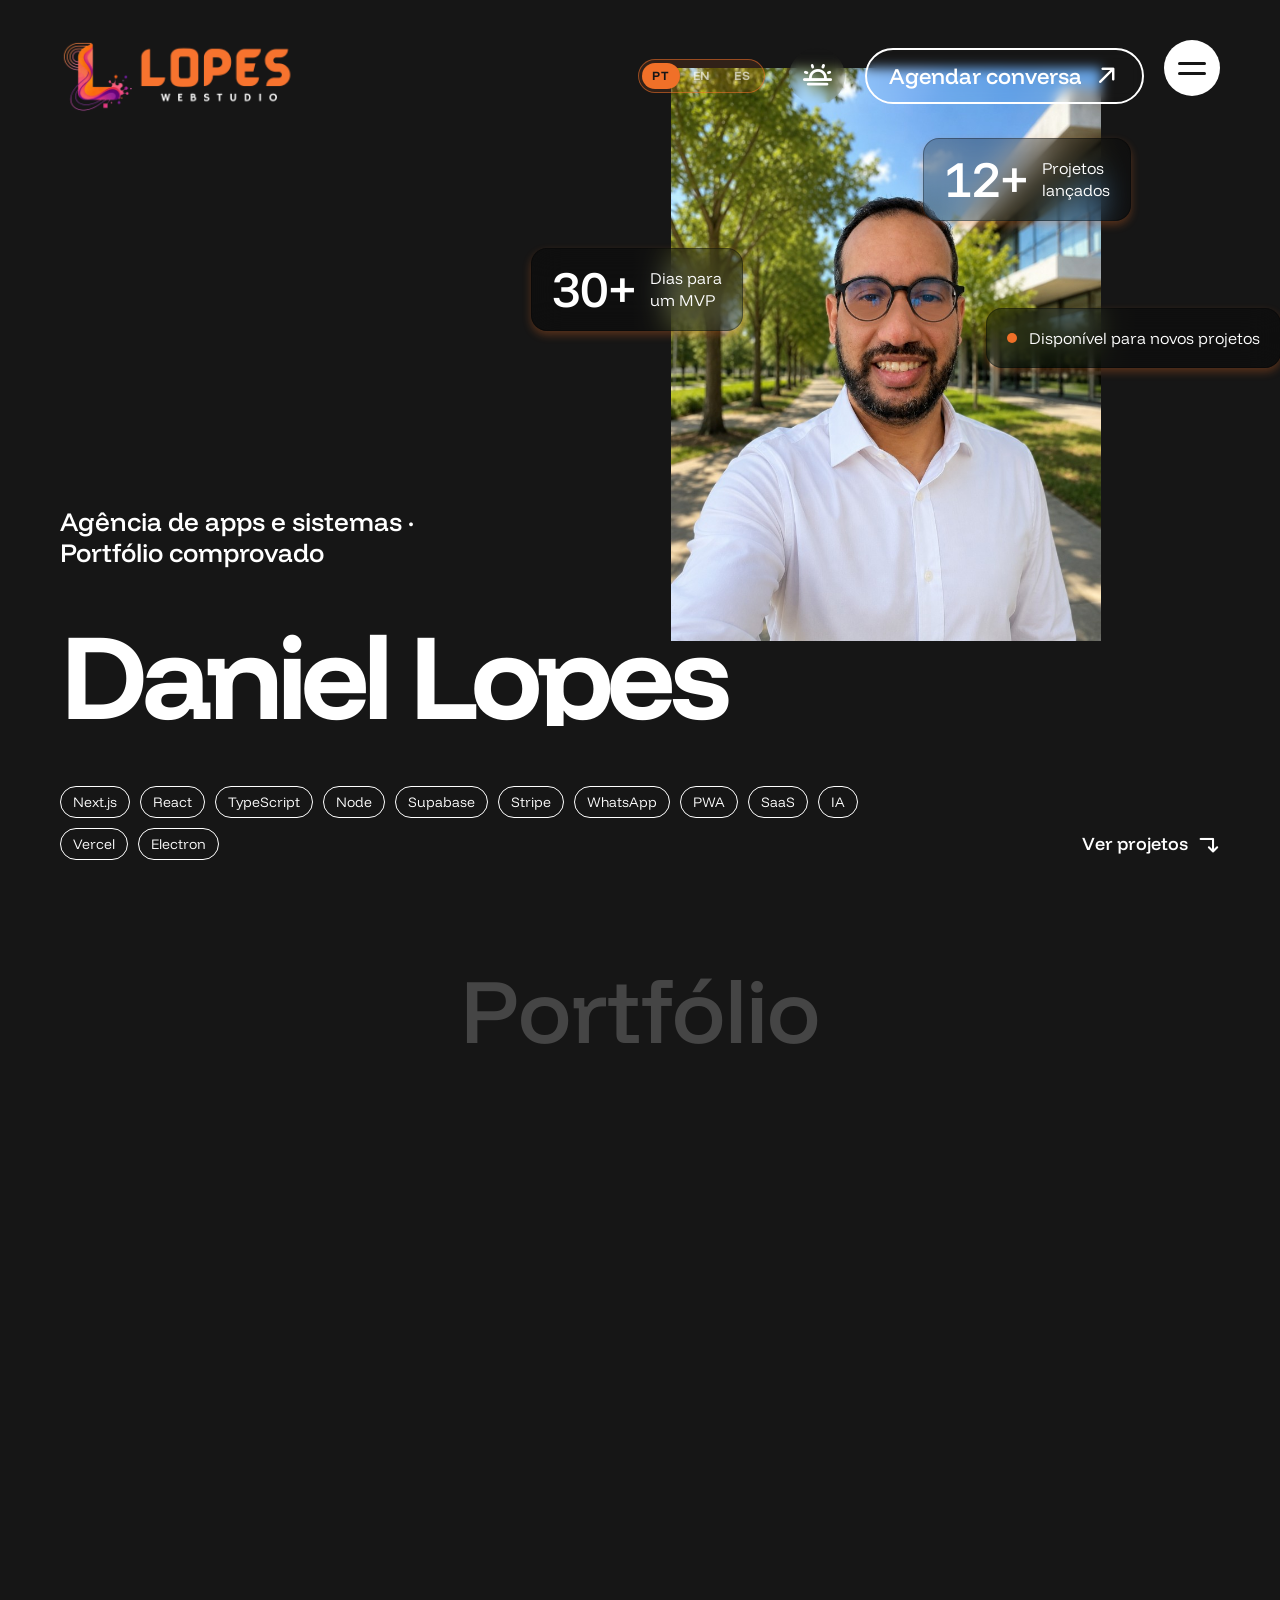
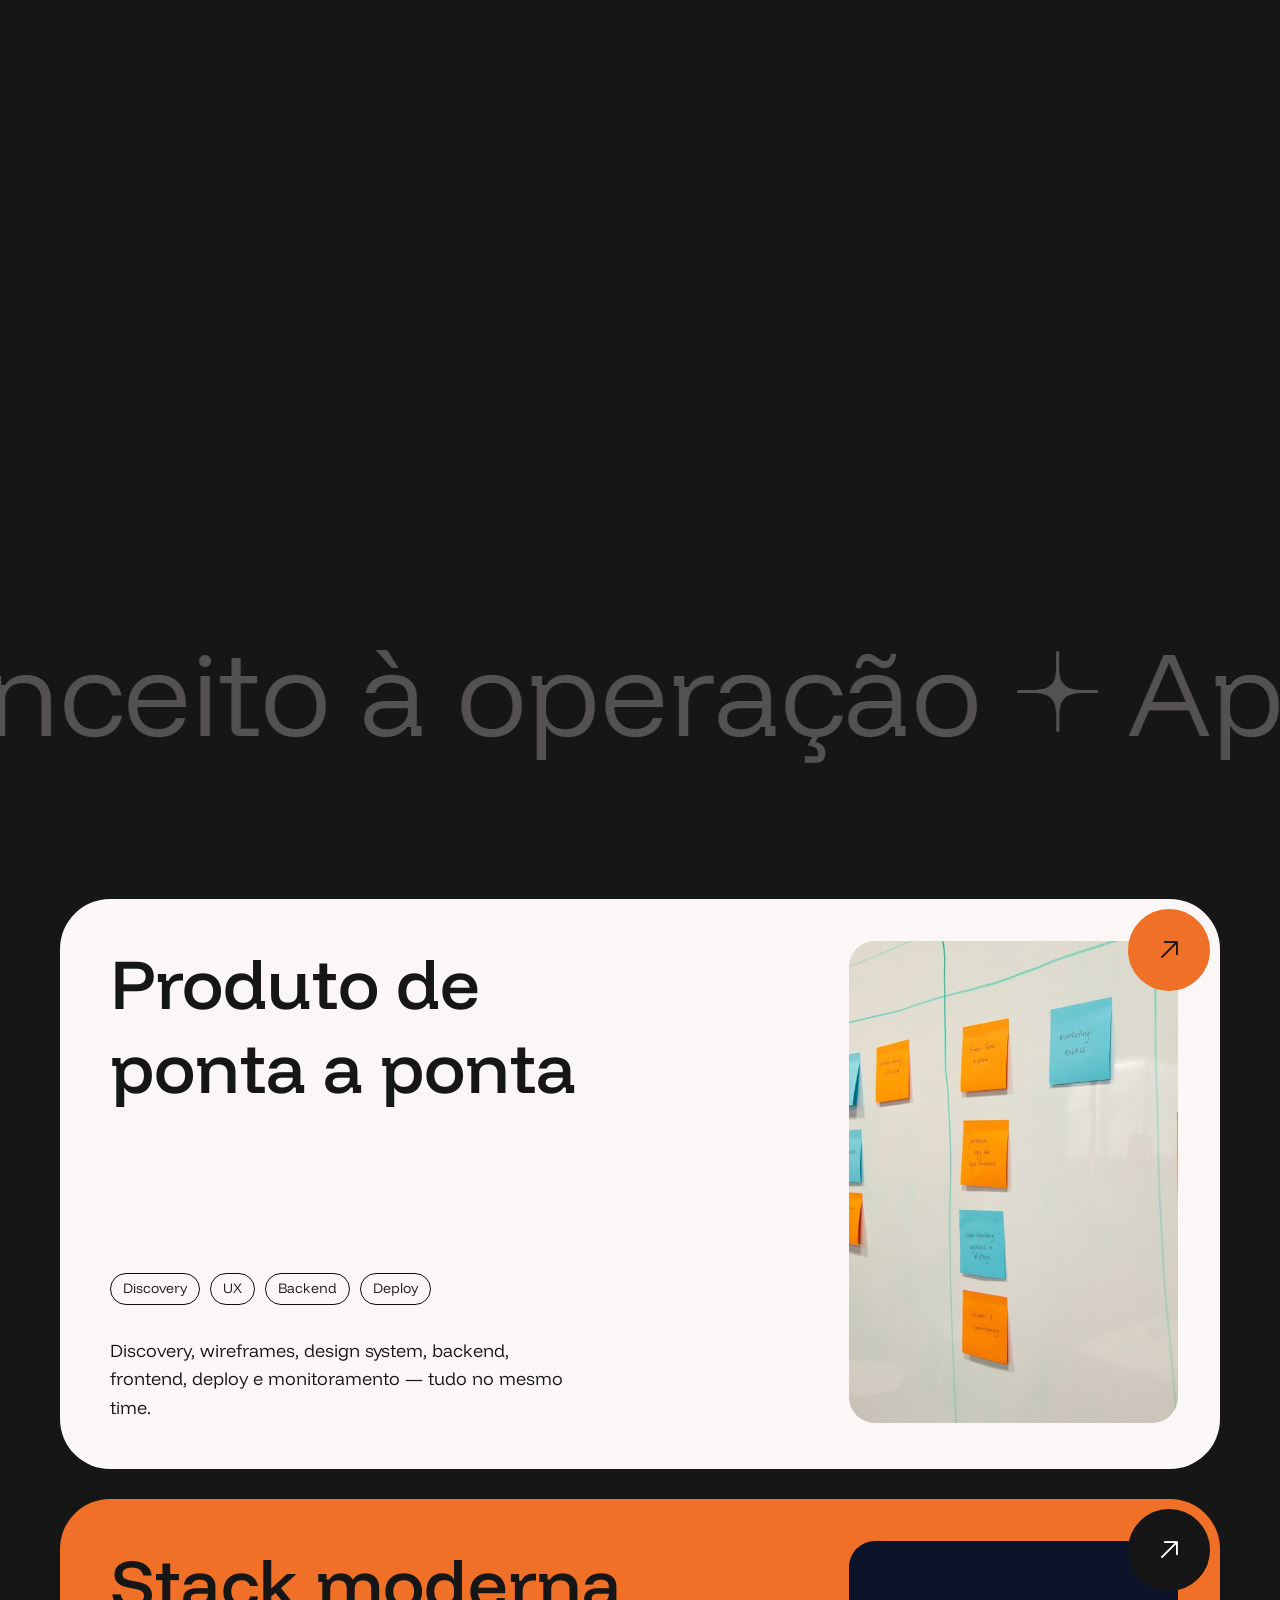
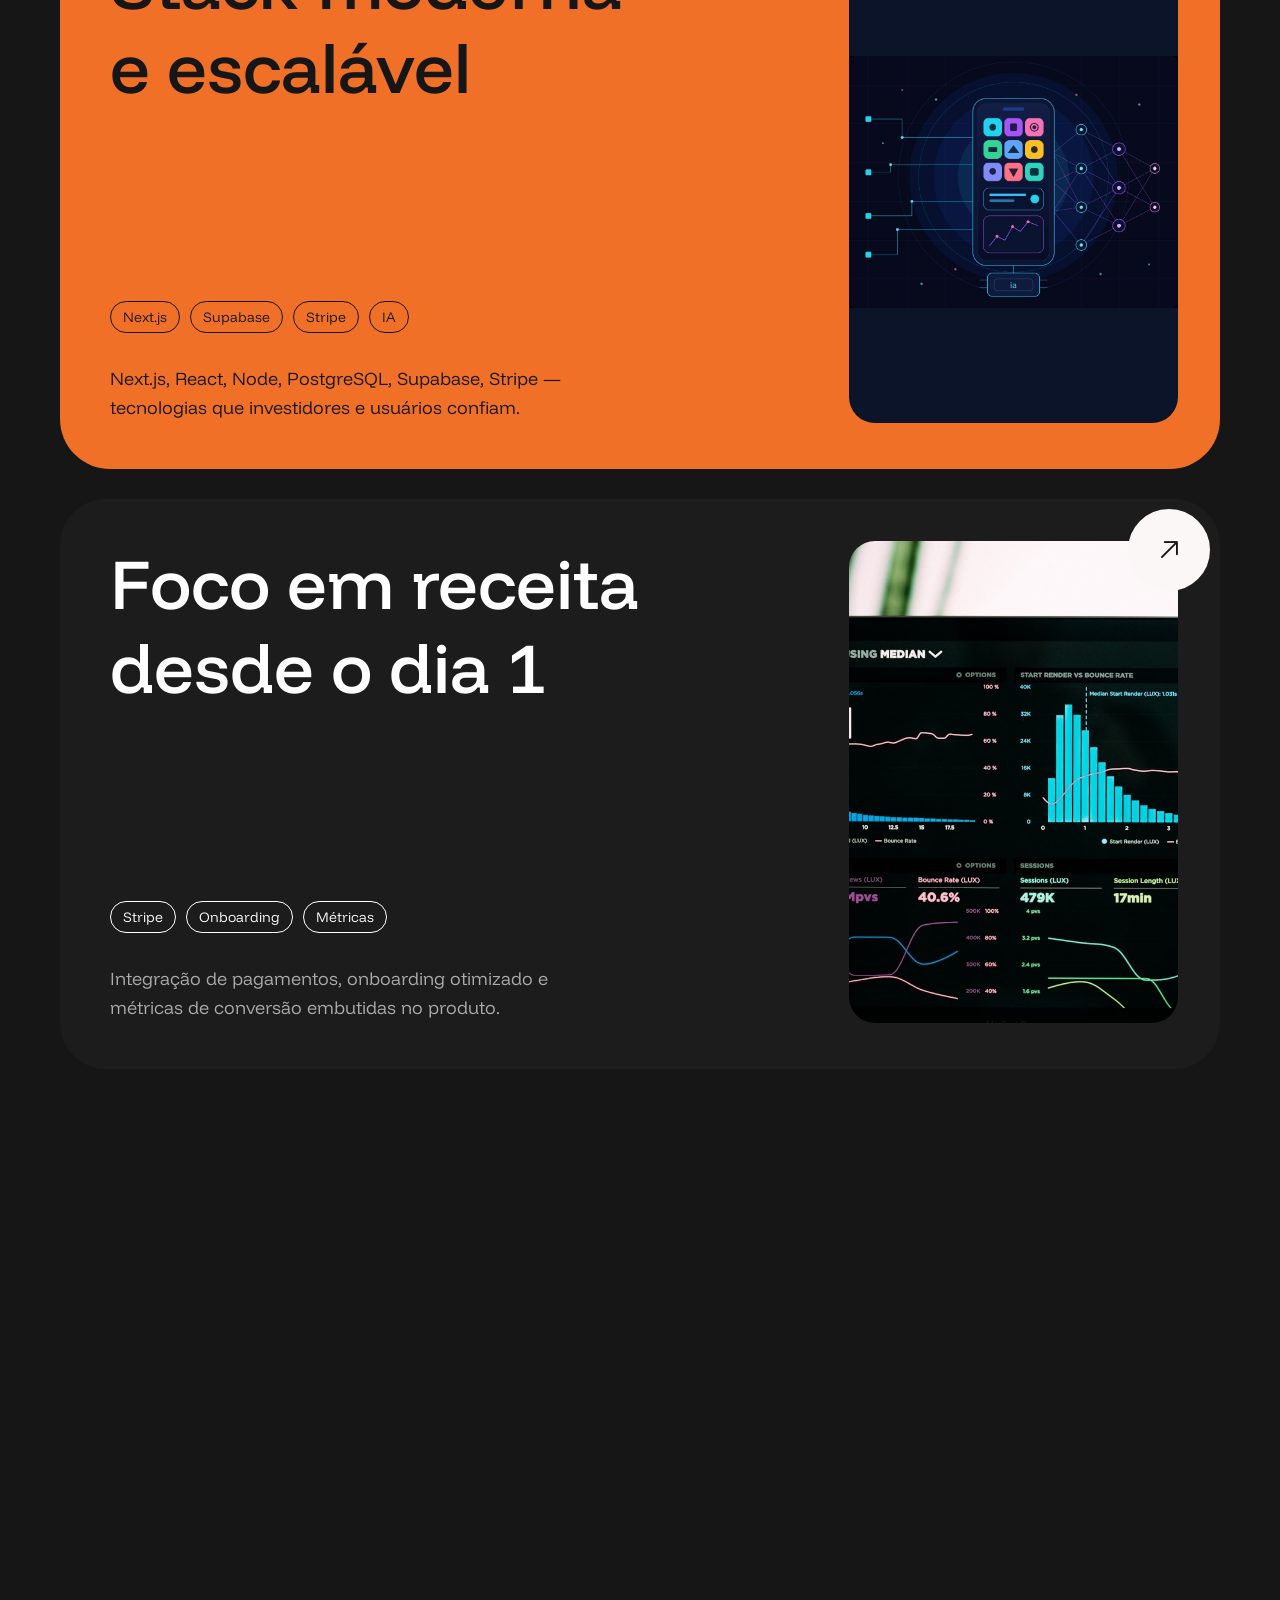
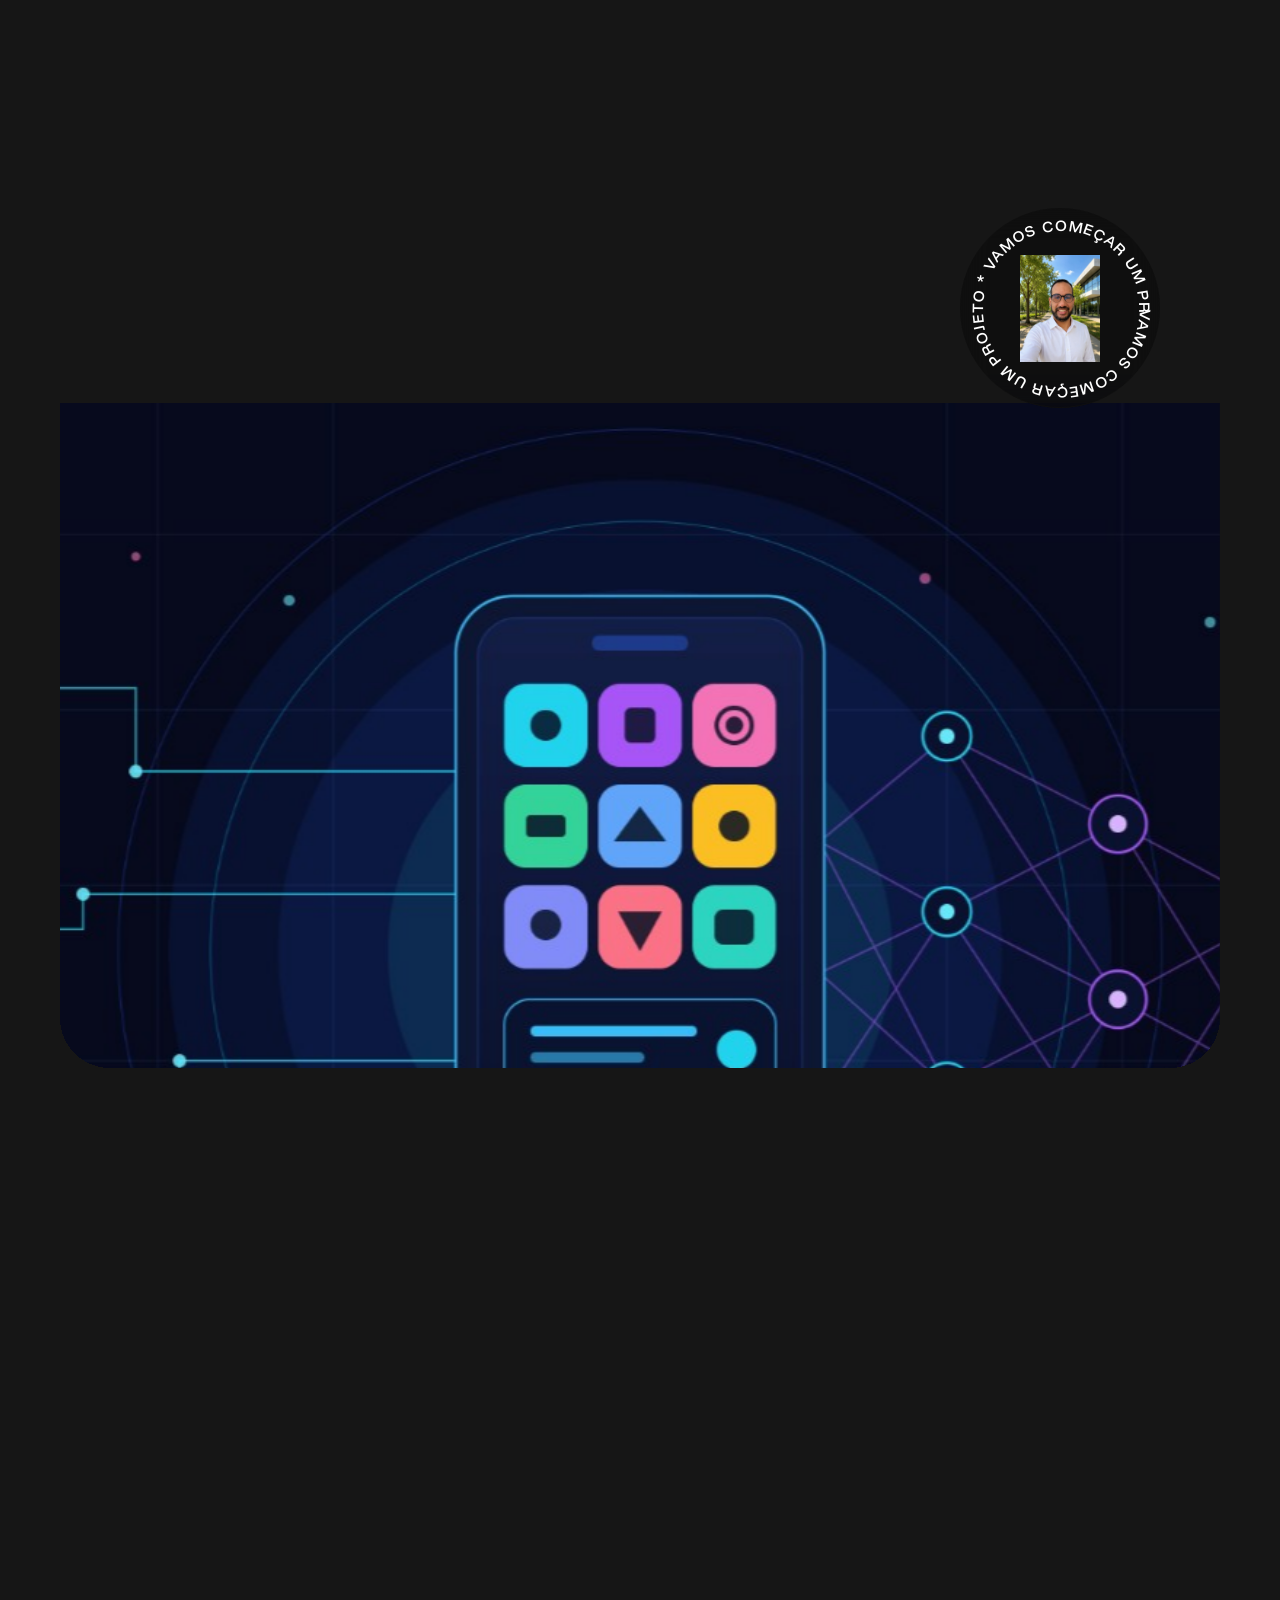
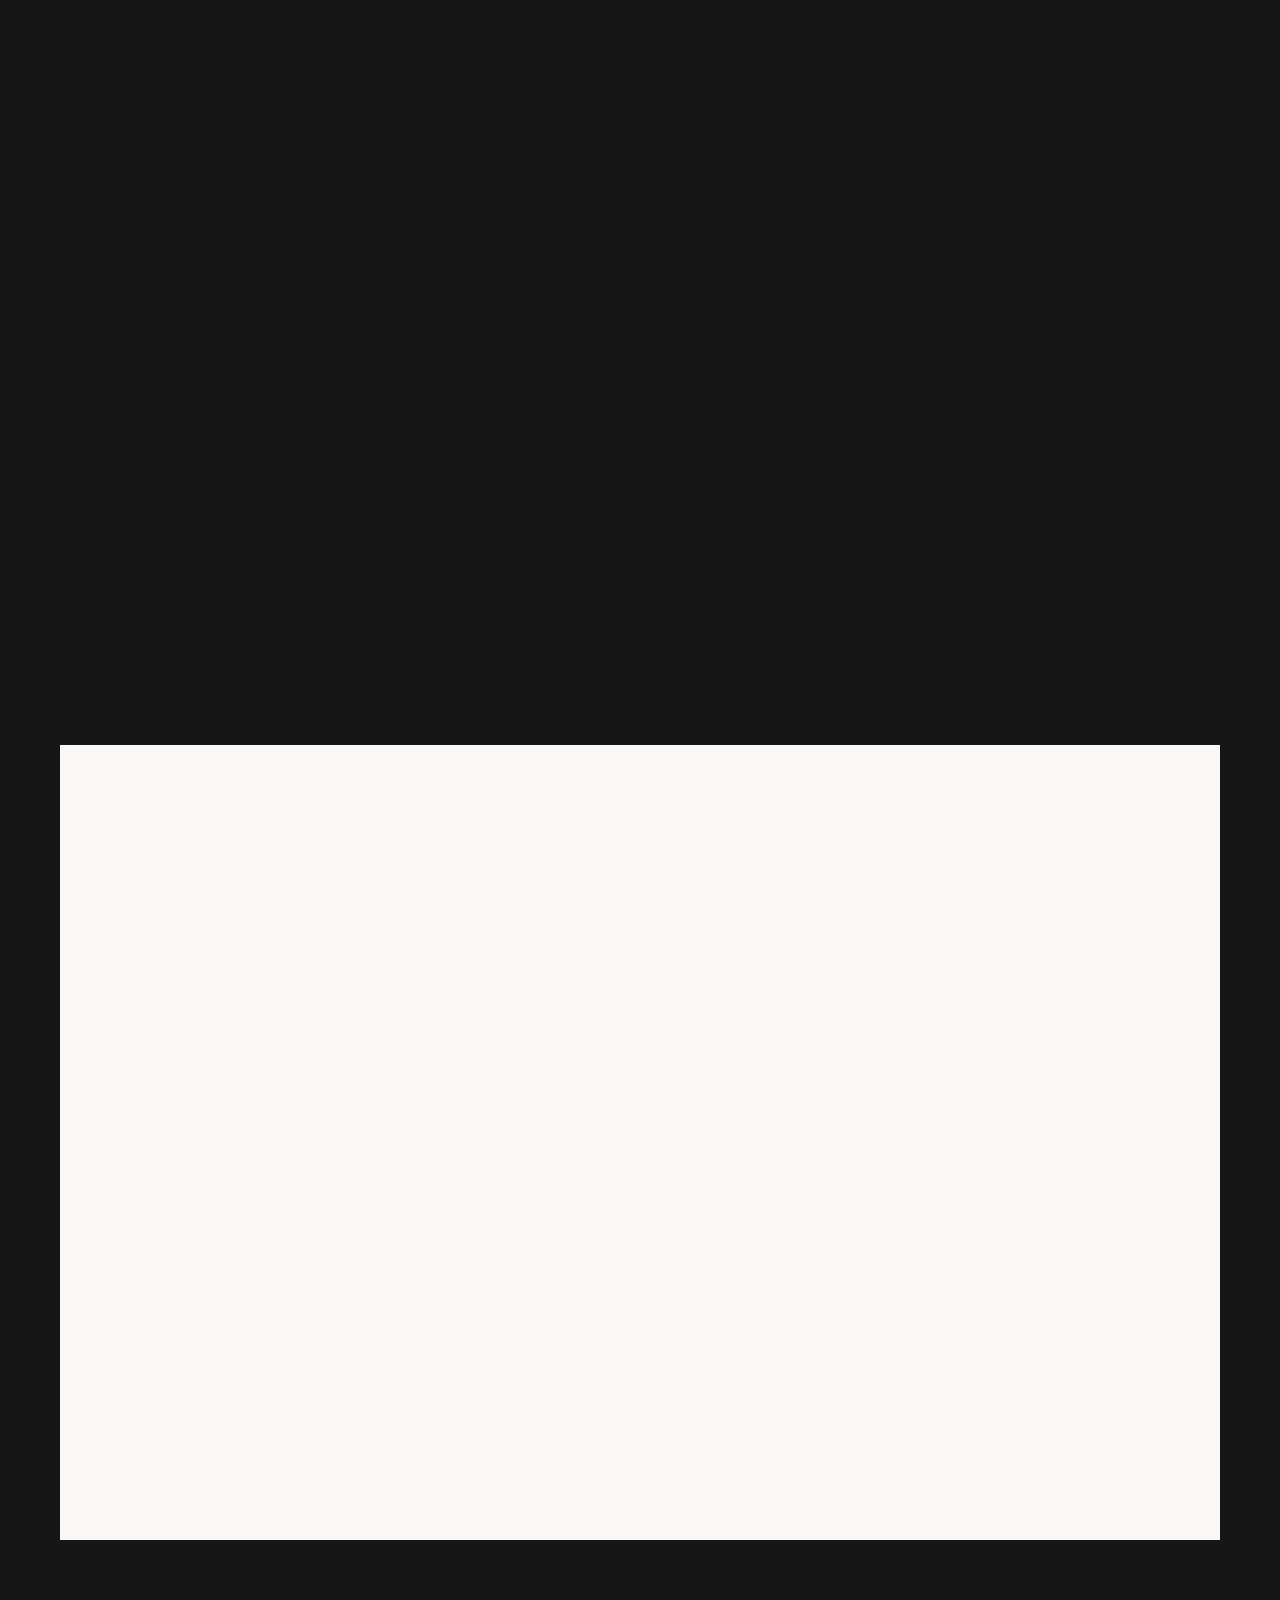
<file: index.html>
<!DOCTYPE html>
<html lang="pt-BR" dir="ltr" class="i18n-pending" color-scheme="dark">

  <head>
    <meta charset="UTF-8">
    <title>Lopes Web Studio — Apps, Sistemas e SaaS</title>
    <meta name="description" content="Construímos apps, sistemas e SaaS sob medida. Portfólio de 12+ projetos lançados. Design, código e estratégia em um só estúdio.">
    <meta name="author" content="Lopes Web Studio">
    <meta http-equiv="X-UA-Compatible" content="IE=edge">
    <meta name="viewport" content="width=device-width, initial-scale=1.0, viewport-fit=cover">
    <script>
      (function () {
        var saved = localStorage.getItem("template.theme");
        document.documentElement.setAttribute("color-scheme", saved === "light" ? "light" : "dark");
      })();
    </script>
    <script>
      (function () {
        var p = location.pathname;
        var base = p.indexOf("/lopes-web-studio") === 0 ? "/lopes-web-studio/" : "/";
        document.write('<base href="' + base + '">');
      })();
    </script>
    <link rel="icon" href="imagens/logo-menu.webp" type="image/webp">
    <link rel="apple-touch-icon" href="imagens/logo-menu.webp">
    <link rel="manifest" href="site.webmanifest">
    <meta property="og:title" content="Lopes Web Studio — Apps, Sistemas e SaaS">
    <meta property="og:description" content="Construímos apps, sistemas e SaaS sob medida. Portfólio de 12+ projetos lançados.">
    <meta property="og:url" content="https://dev.lopeswebstudio.com.br">
    <meta property="og:image" content="imagens/nova-foto.png">
    <link rel="stylesheet" type="text/css" href="css/loaders/loader.css">
    <link rel="stylesheet" type="text/css" href="css/plugins.css">
    <link rel="stylesheet" type="text/css" href="css/main.css">
    <link rel="stylesheet" type="text/css" href="css/custom.css?v=24">
    <meta name="theme-color" content="#161616">
    <meta name="msapplication-navbutton-color" content="#161616">
    <meta name="mobile-web-app-capable" content="yes">
    <meta name="apple-mobile-web-app-status-bar-style" content="black-translucent">
    <script>
      (function () {
        var p = location.pathname.replace(/\/+$/, "") || "/";
        var l = (p === "/en" || p.indexOf("/en/") === 0) ? "en" : (p === "/es" || p.indexOf("/es/") === 0) ? "es" : "pt";
        var q = new URLSearchParams(location.search).get("lang");
        if (q === "en" || q === "es" || q === "pt") l = q;
        document.documentElement.lang = l === "pt" ? "pt-BR" : l;
        document.documentElement.setAttribute("data-locale", l);
        if (l === "pt") document.documentElement.classList.remove("i18n-pending");
      })();
    </script>
  </head>

  <body>

    <div id="loader" class="loader">
      <div class="loader__wrapper">
        <div class="loader__content">
          <div class="loader__count">
            <span class="count__text">0</span>
            <span class="count__percent">%</span>
          </div>
        </div>
      </div>
    </div>

    <nav class="mxd-nav__wrap" data-lenis-prevent="">
      <div class="mxd-nav__contain loading__fade">
        <a href="#0" class="mxd-nav__hamburger" aria-label="Menu">
          <div class="hamburger__base"></div>
          <div class="hamburger__line"></div>
          <div class="hamburger__line"></div>
        </a>
      </div>

      <div class="mxd-menu__wrapper">
        <div class="mxd-menu__base"></div>
        <div class="mxd-menu__contain">
          <div class="mxd-menu__inner">
            <div class="mxd-menu__left">
              <p class="mxd-menu__caption menu-fade-in" data-i18n="menuCaption">Apps, sistemas e SaaS — do conceito à operação.</p>
              <div class="main-menu">
                <nav class="main-menu__content">
                  <ul id="main-menu" class="main-menu__accordion">
                    <li class="main-menu__item">
                      <a class="main-menu__link btn btn-anim" href="#portfolio">
                        <span class="btn-caption" data-i18n="navPortfolio">Portfólio</span>
                      </a>
                    </li>
                    <li class="main-menu__item">
                      <a class="main-menu__link btn btn-anim" href="#processo">
                        <span class="btn-caption" data-i18n="navProcess">Processo</span>
                      </a>
                    </li>
                    <li class="main-menu__item">
                      <a class="main-menu__link btn btn-anim" href="#depoimentos">
                        <span class="btn-caption" data-i18n="navTestimonials">Depoimentos</span>
                      </a>
                    </li>
                    <li class="main-menu__item">
                      <a class="main-menu__link btn btn-anim" href="#faq">
                        <span class="btn-caption" data-i18n="navFaq">FAQ</span>
                      </a>
                    </li>
                    <li class="main-menu__item">
                      <a class="main-menu__link btn btn-anim" href="#contato" data-i18n-wa>
                        <span class="btn-caption" data-i18n="navContact">Contato</span>
                      </a>
                    </li>
                  </ul>
                </nav>
              </div>
            </div>
            <div class="mxd-menu__right">
              <div class="menu-promo">
                <div class="menu-promo__content">
                  <p class="menu-promo__caption menu-fade-in" data-i18n="menuPromo">Olá! Sou Daniel Lopes. Construímos produtos digitais completos, com arquitetura sólida e foco em receita.</p>
                  <div class="menu-promo__video">
                    <img class="menu-promo__photo" src="imagens/nova-foto.png" alt="Daniel — fundador da Lopes Web Studio">
                  </div>
                </div>
              </div>
            </div>
            <div class="mxd-menu__data menu-fade-in">
              <p class="t-xsmall">Lopes Web Studio</p>
              <p class="t-xsmall"><i class="ph ph-copyright"></i> 2026</p>
            </div>
          </div>
        </div>
      </div>
    </nav>

    <header id="header" class="mxd-header">
      <div class="mxd-header__logo loading__fade">
        <a href="/" class="mxd-logo" aria-label="Lopes Web Studio">
          <img class="mxd-logo__brand" src="imagens/logo-menu.webp" alt="Lopes Web Studio">
        </a>
      </div>
      <div class="mxd-header__controls loading__fade">
        <nav class="lws-langs" aria-label="Idioma">
          <a href="?lang=pt" data-lang="pt" lang="pt">PT</a>
          <a href="?lang=en" data-lang="en" lang="en">EN</a>
          <a href="?lang=es" data-lang="es" lang="es">ES</a>
        </nav>
        <button id="color-switcher" class="mxd-color-switcher" type="button" role="switch" aria-label="light/dark mode" aria-checked="true"></button>
        <a class="btn btn-anim btn-default btn-mobile-icon btn-outline slide-right-up" href="https://wa.me/5511973701295?text=Ol%C3%A1!%20Vi%20o%20portf%C3%B3lio%20da%20Lopes%20Web%20Studio%20e%20gostaria%20de%20agendar%20uma%20conversa." data-i18n-wa target="_blank" rel="noopener" aria-label="WhatsApp">
          <span class="btn-caption" data-i18n="sayHello">Agendar conversa</span>
          <i class="ph-bold ph-arrow-up-right"></i>
        </a>
      </div>
    </header>

    <main id="mxd-page-content" class="mxd-page-content">

      <div class="mxd-section">
        <div class="mxd-hero-09">
          <div class="mxd-hero-09__wrap loading-wrap">
            <div class="mxd-hero-09__headline">
              <div class="hero-09-headline__caption loading__item">
                <p data-i18n="heroCaption">Agência de apps e sistemas · Portfólio comprovado</p>
              </div>
              <div class="hero-09-headline__title loading__item">
                <h1 class="hero-09-headline__hidden">Daniel Lopes</h1>
                <p class="hero-09-wordmark hero-09-svg-mobile">Daniel<br>Lopes</p>
                <p class="hero-09-wordmark hero-09-svg-desktop">Daniel Lopes</p>
              </div>
              <div class="hero-09-headline__tags loading__fade">
                <span class="tag tag-default tag-outline">Next.js</span>
                <span class="tag tag-default tag-outline">React</span>
                <span class="tag tag-default tag-outline">TypeScript</span>
                <span class="tag tag-default tag-outline">Node</span>
                <span class="tag tag-default tag-outline">Supabase</span>
                <span class="tag tag-default tag-outline">Stripe</span>
                <span class="tag tag-default tag-outline">WhatsApp</span>
                <span class="tag tag-default tag-outline">PWA</span>
                <span class="tag tag-default tag-outline">SaaS</span>
                <span class="tag tag-default tag-outline">IA</span>
                <span class="tag tag-default tag-outline">Vercel</span>
                <span class="tag tag-default tag-outline">Electron</span>
              </div>
            </div>
            <div class="mxd-hero-09__objects">
              <div class="hero-09-objects__image loading__item">
                <img class="mxd-move" src="imagens/nova-foto.png" alt="Daniel — fundador da Lopes Web Studio">
              </div>
              <div class="hero-09-objects__item item-01 loading__item">
                <div class="mxd-counter horizontal">
                  <p id="stats-counter-1" class="mxd-counter__number mxd-stats-number xsmall">0</p>
                  <p class="mxd-counter__descr t-140 t-bright t-small" data-i18n-html="years">Projetos<br>lançados</p>
                </div>
              </div>
              <div class="hero-09-objects__item item-02 loading__item">
                <div class="mxd-counter horizontal">
                  <p id="stats-counter-2" class="mxd-counter__number mxd-stats-number xsmall">0</p>
                  <p class="mxd-counter__descr t-140 t-bright t-small" data-i18n-html="projects">Dias para<br>um MVP</p>
                </div>
              </div>
              <div class="hero-09-objects__item item-03 loading__item">
                <div class="mxd-hero__mark">
                  <span class="mark-icon"></span>
                  <span class="mark-text" data-i18n="available">Disponível para novos projetos</span>
                </div>
              </div>
            </div>
            <div class="mxd-hero-09__more loading__fade">
              <a class="btn btn-line-default btn-anim slide-down" href="#portfolio">
                <span class="btn-caption" data-i18n="scroll">Ver projetos</span>
                <i class="ph-bold ph-arrow-elbow-right-down"></i>
              </a>
            </div>
          </div>
        </div>
      </div>

      <div id="portfolio" class="mxd-section padding-hero-09 padding-grid-pre-mtext">
        <div class="mxd-container grid-container">
          <div class="mxd-block">
            <div class="mxd-pinned-projects lws-portfolio">
              <div class="container-fluid px-0">
                <div class="row gx-0">
                  <div class="col-12 col-xl-5 mxd-pinned-projects__static">
                    <div class="mxd-pinned-projects__static-inner no-margin">
                      <div class="mxd-section-title no-margin-desktop">
                        <div class="container-fluid p-0">
                          <div class="row g-0">
                            <div class="col-12 mxd-grid-item no-margin">
                              <div class="mxd-section-title__title">
                                <h2 class="h2-large reveal-type" data-i18n="portfolio">Portfólio</h2>
                              </div>
                            </div>
                          </div>
                        </div>
                      </div>
                    </div>
                  </div>
                  <div class="col-12 col-xl-7 mxd-pinned-projects__scroll">
                    <div class="mxd-pinned-projects__scroll-inner mxd-grid-item no-margin">
                      <div class="mxd-project-item">
                        <div class="mxd-project-item__media anim-uni-in-up">
                          <div class="mxd-project-item__preview preview-image-giro">
                            <div class="lws-project-shot">
                              <a href="https://giroerp.vercel.app/" target="_blank" rel="noopener">
                                <img src="imagens/portfolio/giro-erp.png" alt="Girô ERP">
                              </a>
                            </div>
                            <div class="lws-project-desc">
                              <span class="lws-project-desc__kind" data-i18n="p5kind">ERP para o comércio</span>
                              <p class="lws-project-desc__text" data-i18n="p5desc">O Girô ERP é um sistema de gestão empresarial voltado para empresas do comércio. Centraliza as principais operações do negócio em uma única plataforma. Em resumo, é um ERP para simplificar a gestão e operação de empresas comerciais.</p>
                              <ul class="lws-project-desc__list">
                                <li data-i18n="p5f1">Permite controlar produtos, estoque, vendas e movimentações financeiras.</li>
                                <li data-i18n="p5f2">Ajuda o empresário a acompanhar o desempenho e os resultados da operação.</li>
                                <li data-i18n="p5f3">A proposta é reduzir controles manuais e organizar os processos da empresa.</li>
                                <li data-i18n="p5f4">O sistema oferece uma visão mais integrada das informações do negócio.</li>
                              </ul>
                              <a class="lws-project-site" href="https://giroerp.vercel.app/" target="_blank" rel="noopener">
                                <span class="lws-project-site__label" data-i18n="visitSite">Visitar site</span>
                                <span class="lws-project-site__host">giroerp.vercel.app</span>
                                <i class="ph-bold ph-arrow-up-right" aria-hidden="true"></i>
                              </a>
                            </div>
                          </div>
                          <div class="mxd-project-item__tags">
                            <span class="tag tag-default tag-permanent">ERP</span>
                            <span class="tag tag-default tag-permanent">NFC-e</span>
                            <span class="tag tag-default tag-permanent">Comércio</span>
                          </div>
                        </div>
                        <div class="mxd-project-item__promo">
                          <div class="mxd-project-item__name">
                            <a class="anim-uni-in-up" href="https://giroerp.vercel.app/" target="_blank" rel="noopener"><span>Girô ERP</span> <span data-i18n="p5name">gestão para empresas comerciais</span></a>
                          </div>
                        </div>
                      </div>
                      <div class="mxd-project-item">
                        <div class="mxd-project-item__media anim-uni-in-up">
                          <div class="mxd-project-item__preview preview-image-plan">
                            <div class="lws-project-shot">
                              <a href="https://www.planejamentosemanal.com.br/" target="_blank" rel="noopener">
                                <img src="imagens/portfolio/planejamento-semanal.png?v=2" alt="Planejamento Semanal">
                              </a>
                            </div>
                            <div class="lws-project-desc">
                              <span class="lws-project-desc__kind" data-i18n="p4kind">App de planejamento pedagógico · IA</span>
                              <p class="lws-project-desc__text" data-i18n="p4desc">O Planejamento Semanal é um aplicativo de IA voltado para professores. Ele automatiza a criação de planejamentos pedagógicos semanais: o professor informa turma, período, temas e objetivos das aulas e a IA gera atividades, conteúdos, objetivos e metodologias. A proposta é economizar tempo e facilitar a rotina de planejamento escolar.</p>
                              <ul class="lws-project-desc__list">
                                <li data-i18n="p4f1">O professor informa turma, período, temas e objetivos das aulas.</li>
                                <li data-i18n="p4f2">A IA gera atividades, conteúdos, objetivos e metodologias.</li>
                                <li data-i18n="p4f3">Os planejamentos podem ser revisados e editados pelo professor.</li>
                                <li data-i18n="p4f4">Documentos personalizados, com exportação para Word.</li>
                              </ul>
                              <a class="lws-project-site" href="https://www.planejamentosemanal.com.br/" target="_blank" rel="noopener">
                                <span class="lws-project-site__label" data-i18n="visitSite">Visitar site</span>
                                <span class="lws-project-site__host">planejamentosemanal.com.br</span>
                                <i class="ph-bold ph-arrow-up-right" aria-hidden="true"></i>
                              </a>
                            </div>
                          </div>
                          <div class="mxd-project-item__tags">
                            <span class="tag tag-default tag-permanent">IA</span>
                            <span class="tag tag-default tag-permanent">Educação</span>
                            <span class="tag tag-default tag-permanent">Word</span>
                          </div>
                        </div>
                        <div class="mxd-project-item__promo">
                          <div class="mxd-project-item__name">
                            <a class="anim-uni-in-up" href="https://www.planejamentosemanal.com.br/" target="_blank" rel="noopener"><span>Planejamento Semanal</span> <span data-i18n="p4name">planejamentos de aula com IA</span></a>
                          </div>
                        </div>
                      </div>
                      <div class="mxd-project-item">
                        <div class="mxd-project-item__media anim-uni-in-up">
                          <div class="mxd-project-item__preview preview-image-voice">
                            <div class="lws-project-shot">
                              <a href="https://voicereportapp.com/" target="_blank" rel="noopener">
                                <img src="imagens/portfolio/voice-img.png" alt="Voice Report">
                              </a>
                            </div>
                            <div class="lws-project-desc">
                              <span class="lws-project-desc__kind" data-i18n="p1kind">App de campo · PWA</span>
                              <p class="lws-project-desc__text" data-i18n="p1desc">Aplicativo para engenheiros e arquitetos gerarem laudos técnicos de vistoria no campo. O profissional registra ambientes, checklist, fotos, vídeos e áudios; a plataforma transcreve a voz, organiza o conteúdo por cômodo e gera o relatório com IA a partir de modelos personalizáveis.</p>
                              <ul class="lws-project-desc__list">
                                <li data-i18n="p1f1">Laudo em DOCX/PDF com fotos embutidas, legendas, assinaturas e anexos (ex.: ART).</li>
                                <li data-i18n="p1f2">Uso offline na obra, com sincronização quando a rede volta.</li>
                                <li data-i18n="p1f3">Autenticação, painel admin e acesso por convite para a equipe.</li>
                                <li data-i18n="p1f4">Versões PWA e desktop para trabalhar no celular ou no notebook.</li>
                              </ul>
                              <a class="lws-project-site" href="https://voicereportapp.com/" target="_blank" rel="noopener">
                                <span class="lws-project-site__label" data-i18n="visitSite">Visitar site</span>
                                <span class="lws-project-site__host">voicereportapp.com</span>
                                <i class="ph-bold ph-arrow-up-right" aria-hidden="true"></i>
                              </a>
                            </div>
                          </div>
                          <div class="mxd-project-item__tags">
                            <span class="tag tag-default tag-permanent">Next.js</span>
                            <span class="tag tag-default tag-permanent">IA</span>
                            <span class="tag tag-default tag-permanent">PWA</span>
                          </div>
                        </div>
                        <div class="mxd-project-item__promo">
                          <div class="mxd-project-item__name">
                            <a class="anim-uni-in-up" href="https://voicereportapp.com/" target="_blank" rel="noopener"><span>Voice Report</span> <span data-i18n="p1name">laudos técnicos de vistoria com IA</span></a>
                          </div>
                        </div>
                      </div>
                      <div class="mxd-project-item">
                        <div class="mxd-project-item__media anim-uni-in-up">
                          <div class="mxd-project-item__preview preview-image-sales">
                            <div class="lws-project-shot">
                              <a href="http://salesflowapp.com.br/" target="_blank" rel="noopener">
                                <img src="imagens/portfolio/sales-flow-pipeline.png" alt="Sales Flow">
                              </a>
                            </div>
                            <div class="lws-project-desc">
                              <span class="lws-project-desc__kind" data-i18n="p2kind">SaaS de vendas conversacionais</span>
                              <p class="lws-project-desc__text" data-i18n="p2desc">Plataforma que unifica prospecção, CRM e automação com IA. Captura leads em Google Maps, Instagram, LinkedIn e CNPJ, espelha as conversas do WhatsApp em tempo real e conduz cada contato por um funil de três fases — descoberta, encantamento e fechamento — sem handoff visível para o cliente.</p>
                              <ul class="lws-project-desc__list">
                                <li data-i18n="p2f1">Nível de interesse medido por IA e follow-ups automáticos via n8n.</li>
                                <li data-i18n="p2f2">Integra WhatsApp (Evolution/Twilio), calendários, e-mail e cobrança via Stripe.</li>
                                <li data-i18n="p2f3">PWA em React e Supabase, com deploy na Vercel.</li>
                                <li data-i18n="p2f4">Versões desktop (Electron) e Android para o time comercial.</li>
                              </ul>
                              <a class="lws-project-site" href="http://salesflowapp.com.br/" target="_blank" rel="noopener">
                                <span class="lws-project-site__label" data-i18n="visitSite">Visitar site</span>
                                <span class="lws-project-site__host">salesflowapp.com.br</span>
                                <i class="ph-bold ph-arrow-up-right" aria-hidden="true"></i>
                              </a>
                            </div>
                          </div>
                          <div class="mxd-project-item__tags">
                            <span class="tag tag-default tag-permanent">React</span>
                            <span class="tag tag-default tag-permanent">WhatsApp</span>
                            <span class="tag tag-default tag-permanent">n8n</span>
                          </div>
                        </div>
                        <div class="mxd-project-item__promo">
                          <div class="mxd-project-item__name">
                            <a class="anim-uni-in-up" href="http://salesflowapp.com.br/" target="_blank" rel="noopener"><span>Sales Flow</span> <span data-i18n="p2name">plataforma de vendas conversacionais</span></a>
                          </div>
                        </div>
                      </div>
                      <div class="mxd-project-item">
                        <div class="mxd-project-item__media anim-uni-in-up">
                          <div class="mxd-project-item__preview preview-image-salon">
                            <div class="lws-project-shot">
                              <a href="https://salonbook.com.br/" target="_blank" rel="noopener">
                                <img src="imagens/portfolio/salon-book-dashboard.png" alt="Salon Book">
                              </a>
                            </div>
                            <div class="lws-project-desc">
                              <span class="lws-project-desc__kind" data-i18n="p3kind">SaaS de gestão para beleza</span>
                              <p class="lws-project-desc__text" data-i18n="p3desc">Plataforma completa para barbearias, salões de beleza, clínicas de estética e profissionais da área. Centraliza agendamentos, atendimento ao cliente, financeiro e operação em um só ambiente, com interface feita para o dia a dia da equipe.</p>
                              <ul class="lws-project-desc__list">
                                <li data-i18n="p3f1">Cliente agenda pelo WhatsApp, com confirmações e lembretes automáticos para reduzir faltas.</li>
                                <li data-i18n="p3f2">Caixa, comissões, serviços, produtos, estoque, histórico e programa de fidelidade.</li>
                                <li data-i18n="p3f3">Relatórios de faturamento, ticket médio e desempenho da equipe em tempo real.</li>
                                <li data-i18n="p3f4">Múltiplas unidades e níveis de acesso para colaboradores e administradores.</li>
                              </ul>
                              <a class="lws-project-site" href="https://salonbook.com.br/" target="_blank" rel="noopener">
                                <span class="lws-project-site__label" data-i18n="visitSite">Visitar site</span>
                                <span class="lws-project-site__host">salonbook.com.br</span>
                                <i class="ph-bold ph-arrow-up-right" aria-hidden="true"></i>
                              </a>
                            </div>
                          </div>
                          <div class="mxd-project-item__tags">
                            <span class="tag tag-default tag-permanent">React</span>
                            <span class="tag tag-default tag-permanent">WhatsApp</span>
                            <span class="tag tag-default tag-permanent">PWA</span>
                          </div>
                        </div>
                        <div class="mxd-project-item__promo">
                          <div class="mxd-project-item__name">
                            <a class="anim-uni-in-up" href="https://salonbook.com.br/" target="_blank" rel="noopener"><span>Salon Book</span> <span data-i18n="p3name">gestão para salões e barbearias</span></a>
                          </div>
                        </div>
                      </div>
                    </div>
                  </div>
                </div>
              </div>
            </div>
          </div>
        </div>
      </div>

      <div class="mxd-section padding-mtext-pre-stack">
        <div class="mxd-container fullwidth-container">
          <div class="mxd-block">
            <div class="marquee marquee-right--gsap muted-extra">
              <div class="marquee__toright">
                <div class="marquee__item one-line item-regular text">
                  <p class="marquee__text" data-i18n="marquee">Do conceito à operação</p>
                  <div class="marquee__image">
                    <svg version="1.1" xmlns="http://www.w3.org/2000/svg" viewBox="0 0 80 80" fill="currentColor"><path fill="currentColor" d="M78.4,38.4c0,0-11.8,0-15.8,0c-1.6,0-4.8-0.2-7.1-0.8c-2.3-0.6-4.3-0.8-6.3-2.4c-2-1.2-3.5-3.2-4.7-4.8c-1.2-1.6-1.6-3.6-2-5.5c-0.3-1.5-0.7-4.3-0.8-5.9c-0.2-4.3,0-17.4,0-17.4C41.8,0.8,41,0,40.2,0s-1.6,0.8-1.6,1.6c0,0,0,13.1,0,17.4c0,1.6-0.6,4.3-0.8,5.9c-0.3,2-0.8,4-2,5.5c-1.2,2-2.8,3.6-4.7,4.8s-4,1.8-6.3,2.4c-1.9,0.5-4.7,0.6-6.7,0.8c-3.9,0.4-16.6,0-16.6,0C0.8,38.4,0,39.2,0,40c0,0.8,0.8,1.6,1.6,1.6c0,0,12.2,0,16.6,0c1.6,0,4.8,0.3,6.7,0.8c2.3,0.6,4.3,0.8,6.3,2.4c1.6,1.2,3.2,2.8,4.3,4.4c1.2,2,2.1,3.9,2.4,6.3c0.2,1.7,0.7,4.7,0.8,6.7c0.2,4,0,16.2,0,16.2c0,0.8,0.8,1.6,1.6,1.6s1.6-0.8,1.6-1.6c0,0,0-12.3,0-16.2c0-1.6,0.5-5.1,0.8-6.7c0.5-2.3,0.8-4.4,2.4-6.3c1.2-1.6,2.8-3.2,4.3-4.4c2-1.2,3.9-2,6.3-2.4c1.8-0.3,5.1-0.7,7.1-0.8c3.5-0.2,15.8,0,15.8,0c0.8,0,1.6-0.8,1.6-1.6C80,39.2,79.2,38.4,78.4,38.4z"/></svg>
                  </div>
                </div>
                <div class="marquee__item one-line item-regular text">
                  <p class="marquee__text">Apps · Sistemas · SaaS</p>
                  <div class="marquee__image">
                    <svg version="1.1" xmlns="http://www.w3.org/2000/svg" viewBox="0 0 80 80" fill="currentColor"><path fill="currentColor" d="M78.4,38.4c0,0-11.8,0-15.8,0c-1.6,0-4.8-0.2-7.1-0.8c-2.3-0.6-4.3-0.8-6.3-2.4c-2-1.2-3.5-3.2-4.7-4.8c-1.2-1.6-1.6-3.6-2-5.5c-0.3-1.5-0.7-4.3-0.8-5.9c-0.2-4.3,0-17.4,0-17.4C41.8,0.8,41,0,40.2,0s-1.6,0.8-1.6,1.6c0,0,0,13.1,0,17.4c0,1.6-0.6,4.3-0.8,5.9c-0.3,2-0.8,4-2,5.5c-1.2,2-2.8,3.6-4.7,4.8s-4,1.8-6.3,2.4c-1.9,0.5-4.7,0.6-6.7,0.8c-3.9,0.4-16.6,0-16.6,0C0.8,38.4,0,39.2,0,40c0,0.8,0.8,1.6,1.6,1.6c0,0,12.2,0,16.6,0c1.6,0,4.8,0.3,6.7,0.8c2.3,0.6,4.3,0.8,6.3,2.4c1.6,1.2,3.2,2.8,4.3,4.4c1.2,2,2.1,3.9,2.4,6.3c0.2,1.7,0.7,4.7,0.8,6.7c0.2,4,0,16.2,0,16.2c0,0.8,0.8,1.6,1.6,1.6s1.6-0.8,1.6-1.6c0,0,0-12.3,0-16.2c0-1.6,0.5-5.1,0.8-6.7c0.5-2.3,0.8-4.4,2.4-6.3c1.2-1.6,2.8-3.2,4.3-4.4c2-1.2,3.9-2,6.3-2.4c1.8-0.3,5.1-0.7,7.1-0.8c3.5-0.2,15.8,0,15.8,0c0.8,0,1.6-0.8,1.6-1.6C80,39.2,79.2,38.4,78.4,38.4z"/></svg>
                  </div>
                </div>
                <div class="marquee__item one-line item-regular text">
                  <p class="marquee__text" data-i18n="marquee">Do conceito à operação</p>
                  <div class="marquee__image">
                    <svg version="1.1" xmlns="http://www.w3.org/2000/svg" viewBox="0 0 80 80" fill="currentColor"><path fill="currentColor" d="M78.4,38.4c0,0-11.8,0-15.8,0c-1.6,0-4.8-0.2-7.1-0.8c-2.3-0.6-4.3-0.8-6.3-2.4c-2-1.2-3.5-3.2-4.7-4.8c-1.2-1.6-1.6-3.6-2-5.5c-0.3-1.5-0.7-4.3-0.8-5.9c-0.2-4.3,0-17.4,0-17.4C41.8,0.8,41,0,40.2,0s-1.6,0.8-1.6,1.6c0,0,0,13.1,0,17.4c0,1.6-0.6,4.3-0.8,5.9c-0.3,2-0.8,4-2,5.5c-1.2,2-2.8,3.6-4.7,4.8s-4,1.8-6.3,2.4c-1.9,0.5-4.7,0.6-6.7,0.8c-3.9,0.4-16.6,0-16.6,0C0.8,38.4,0,39.2,0,40c0,0.8,0.8,1.6,1.6,1.6c0,0,12.2,0,16.6,0c1.6,0,4.8,0.3,6.7,0.8c2.3,0.6,4.3,0.8,6.3,2.4c1.6,1.2,3.2,2.8,4.3,4.4c1.2,2,2.1,3.9,2.4,6.3c0.2,1.7,0.7,4.7,0.8,6.7c0.2,4,0,16.2,0,16.2c0,0.8,0.8,1.6,1.6,1.6s1.6-0.8,1.6-1.6c0,0,0-12.3,0-16.2c0-1.6,0.5-5.1,0.8-6.7c0.5-2.3,0.8-4.4,2.4-6.3c1.2-1.6,2.8-3.2,4.3-4.4c2-1.2,3.9-2,6.3-2.4c1.8-0.3,5.1-0.7,7.1-0.8c3.5-0.2,15.8,0,15.8,0c0.8,0,1.6-0.8,1.6-1.6C80,39.2,79.2,38.4,78.4,38.4z"/></svg>
                  </div>
                </div>
              </div>
            </div>
          </div>
        </div>
      </div>

      <div id="solucao" class="mxd-section padding-stacked-section">
        <div class="mxd-container grid-container">
          <div class="mxd-block mxd-grid-item no-margin">
            <div class="content__block">
              <div class="stack-wrapper">
                <div class="stack-offset"></div>
                <div class="services-stack">
                  <div class="stack-item">
                    <div class="mxd-services-stack__inner justify-between bg-base-opp">
                      <div class="mxd-services-stack__controls">
                        <a class="btn btn-round btn-round-large btn-additional slide-right-up anim-no-delay" href="#contato" data-i18n-wa aria-label="WhatsApp">
                          <i class="ph ph-arrow-up-right"></i>
                        </a>
                      </div>
                      <div class="mxd-services-stack__title width-60">
                        <h3 class="opposite" data-i18n="s1title">Produto de ponta a ponta</h3>
                      </div>
                      <div class="mxd-services-stack__info width-60">
                        <div class="mxd-services-cards__tags">
                          <span class="tag tag-default tag-outline-opposite">Discovery</span>
                          <span class="tag tag-default tag-outline-opposite">UX</span>
                          <span class="tag tag-default tag-outline-opposite">Backend</span>
                          <span class="tag tag-default tag-outline-opposite">Deploy</span>
                        </div>
                        <p class="t-opposite" data-i18n="s1text">Discovery, wireframes, design system, backend, frontend, deploy e monitoramento — tudo no mesmo time.</p>
                      </div>
                      <div class="services-stack__image">
                        <img class="service-img" src="imagens/servicos/discovery-board.jpg" alt="Quadro de planejamento com post-its organizados por etapa" loading="lazy">
                      </div>
                    </div>
                  </div>
                  <div class="stack-item">
                    <div class="mxd-services-stack__inner justify-between bg-accent">
                      <div class="mxd-services-stack__controls">
                        <a class="btn btn-round btn-round-large btn-base slide-right-up anim-no-delay" href="#contato" data-i18n-wa aria-label="WhatsApp">
                          <i class="ph ph-arrow-up-right"></i>
                        </a>
                      </div>
                      <div class="mxd-services-stack__title width-60">
                        <h3 class="opposite" data-i18n="s2title">Stack moderna e escalável</h3>
                      </div>
                      <div class="mxd-services-stack__info width-60">
                        <div class="mxd-services-cards__tags">
                          <span class="tag tag-default tag-outline-opposite">Next.js</span>
                          <span class="tag tag-default tag-outline-opposite">Supabase</span>
                          <span class="tag tag-default tag-outline-opposite">Stripe</span>
                          <span class="tag tag-default tag-outline-opposite">IA</span>
                        </div>
                        <p class="t-opposite" data-i18n="s2text">Next.js, React, Node, PostgreSQL, Supabase, Stripe — tecnologias que investidores e usuários confiam.</p>
                      </div>
                      <div class="services-stack__image">
                        <img class="service-img service-img--illustration" src="imagens/servicos/ia-moderna.png?v=1" alt="Ilustração de app com inteligência artificial" loading="lazy">
                      </div>
                    </div>
                  </div>
                  <div class="stack-item">
                    <div class="mxd-services-stack__inner radius-dark justify-between bg-base-tint">
                      <div class="mxd-services-stack__controls">
                        <a class="btn btn-round btn-round-large btn-opposite slide-right-up anim-no-delay" href="#contato" data-i18n-wa aria-label="WhatsApp">
                          <i class="ph ph-arrow-up-right"></i>
                        </a>
                      </div>
                      <div class="mxd-services-stack__title width-60">
                        <h3 data-i18n="s3title">Foco em receita desde o dia 1</h3>
                      </div>
                      <div class="mxd-services-stack__info width-60">
                        <div class="mxd-services-cards__tags">
                          <span class="tag tag-default tag-outline">Stripe</span>
                          <span class="tag tag-default tag-outline">Onboarding</span>
                          <span class="tag tag-default tag-outline">Métricas</span>
                        </div>
                        <p data-i18n="s3text">Integração de pagamentos, onboarding otimizado e métricas de conversão embutidas no produto.</p>
                      </div>
                      <div class="services-stack__image">
                        <img class="service-img" src="imagens/servicos/metricas-receita.jpg" alt="Painel de métricas de performance em um notebook" loading="lazy">
                      </div>
                    </div>
                  </div>
                </div>
              </div>
            </div>
          </div>
        </div>
      </div>

      <div class="mxd-section padding-default">
        <div class="mxd-container grid-container">
          <div class="mxd-block">
            <div class="container-fluid px-0">
              <div class="row gx-0">
                <div class="col-12 mxd-grid-item no-margin">
                  <p class="mxd-point-subtitle anim-uni-in-up" data-i18n="problemEyebrow">O desafio</p>
                  <h2 class="h2-large reveal-type anim-uni-in-up" data-i18n="problemTitle">Você tem a ideia. Falta quem execute com excelência.</h2>
                </div>
              </div>
              <div class="row gx-0">
                <div class="col-12 col-xl-4 mxd-grid-item animate-card-3">
                  <article class="lws-problem__item">
                    <p class="lws-problem__num">01</p>
                    <h3 data-i18n="pr1t">Freelancers que somem no meio do projeto</h3>
                    <p data-i18n="pr1d">Você investiu meses e o produto ficou incompleto — sem documentação, sem testes, sem visão de produto.</p>
                  </article>
                </div>
                <div class="col-12 col-xl-4 mxd-grid-item animate-card-3">
                  <article class="lws-problem__item">
                    <p class="lws-problem__num">02</p>
                    <h3 data-i18n="pr2t">Agências genéricas que entregam template</h3>
                    <p data-i18n="pr2d">Recebeu um site bonito, mas sem arquitetura escalável, sem integrações e sem estratégia de monetização.</p>
                  </article>
                </div>
                <div class="col-12 col-xl-4 mxd-grid-item animate-card-3">
                  <article class="lws-problem__item">
                    <p class="lws-problem__num">03</p>
                    <h3 data-i18n="pr3t">Equipe interna cara e lenta</h3>
                    <p data-i18n="pr3d">Contratar devs sênior, designers e PMs custa R$ 80k+/mês — e ainda leva 6 meses para o primeiro release.</p>
                  </article>
                </div>
              </div>
            </div>
          </div>

          <div class="mxd-block lws-problem-to-manifest">
            <div class="container-fluid px-0">
              <div class="row gx-0 d-xl-flex justify-content-xl-center">
                <div class="col-12 col-xl-8 mxd-grid-item no-margin">
                  <div class="mxd-block__content">
                    <div class="mxd-block__manifest centered anim-uni-in-up">
                      <p class="mxd-manifest mxd-manifest-l reveal-type" data-i18n="manifest">Na Lopes Web Studio, cada app e sistema nasce com arquitetura sólida, UX que converte e stack moderna — incluindo SaaS prontos para escalar.</p>
                      <div class="mxd-manifest__controls anim-uni-in-up">
                        <div class="mxd-btngroup centered">
                          <a class="btn btn-anim btn-default btn-accent slide-right-up" href="#portfolio">
                            <span class="btn-caption" data-i18n="myWorks">Ver projetos</span>
                            <i class="ph-bold ph-arrow-up-right"></i>
                          </a>
                          <a class="btn btn-anim btn-default btn-outline slide-right-up" href="https://wa.me/5511973701295?text=Ol%C3%A1!%20Vi%20o%20portf%C3%B3lio%20da%20Lopes%20Web%20Studio%20e%20gostaria%20de%20agendar%20uma%20conversa." data-i18n-wa target="_blank" rel="noopener">
                            <span class="btn-caption" data-i18n="startProject">Iniciar meu projeto</span>
                            <i class="ph-bold ph-arrow-up-right"></i>
                          </a>
                        </div>
                      </div>
                    </div>
                  </div>
                </div>
              </div>
            </div>
          </div>
        </div>
      </div>

      <div class="mxd-section padding-pre-title">
        <div class="mxd-container">
          <div class="mxd-container__circle">
            <a class="btn-rotating btn-rotating-blur-outline ver-02" href="#contato" data-i18n-wa>
              <svg version="1.1" id="scrollDown" xmlns="http://www.w3.org/2000/svg" xmlns:xlink="http://www.w3.org/1999/xlink" x="0px" y="0px" viewBox="0 0 160 160" xml:space="preserve" class="btn-rotating__text animate-rotation" data-value="360">
                <defs>
                  <path id="textPath" d="M149.7,80c0,38.5-31.2,69.7-69.7,69.7S10.3,118.5,10.3,80S41.5,10.3,80,10.3S149.7,41.5,149.7,80z"/>
                </defs>
                <g>
                  <use xlink:href="#textPath" fill="none"></use>
                  <text>
                    <textPath xlink:href="#textPath" data-i18n="rotating">Vamos começar um projeto * Vamos começar um projeto * </textPath>
                  </text>
                </g>
              </svg>
              <img class="btn-rotating__image" src="imagens/nova-foto.png" alt="Daniel Lopes">
            </a>
          </div>
          <div class="mxd-divider">
            <div class="mxd-divider__image divider-image-lopes parallax-img"></div>
          </div>
        </div>
      </div>

      <div id="processo" class="mxd-section padding-blog">
        <div class="mxd-container grid-container">
          <div class="mxd-block">
            <div class="mxd-section-title pre-grid">
              <div class="container-fluid p-0">
                <div class="row g-0">
                  <div class="col-12 col-xl-5 mxd-grid-item no-margin">
                    <div class="mxd-section-title__hrtitle">
                      <p class="mxd-point-subtitle anim-uni-in-up" data-i18n="processEyebrow">Como funciona</p>
                      <h2 class="reveal-type anim-uni-in-up" data-i18n="processTitle">Do briefing ao lançamento em 3 passos</h2>
                    </div>
                  </div>
                </div>
              </div>
            </div>
          </div>
          <div class="mxd-block">
            <div class="container-fluid p-0">
              <div class="row g-0">
                <div class="col-12 col-xl-4 mxd-grid-item animate-card-3">
                  <article class="lws-problem__item">
                    <p class="lws-problem__num">01</p>
                    <h3 data-i18n="st1t">Discovery & Estratégia</h3>
                    <p data-i18n="st1d">Mapeamos seu mercado, definimos MVP, personas e modelo de receita. Você sai com roadmap claro.</p>
                  </article>
                </div>
                <div class="col-12 col-xl-4 mxd-grid-item animate-card-3">
                  <article class="lws-problem__item">
                    <p class="lws-problem__num">02</p>
                    <h3 data-i18n="st2t">Design & Desenvolvimento</h3>
                    <p data-i18n="st2d">Sprints quinzenais com demos ao vivo. Design system, código limpo e testes automatizados.</p>
                  </article>
                </div>
                <div class="col-12 col-xl-4 mxd-grid-item animate-card-3">
                  <article class="lws-problem__item">
                    <p class="lws-problem__num">03</p>
                    <h3 data-i18n="st3t">Launch & Escala</h3>
                    <p data-i18n="st3d">Deploy em produção, monitoramento, onboarding de usuários e suporte pós-lançamento por 30 dias.</p>
                  </article>
                </div>
              </div>
            </div>
          </div>
        </div>
      </div>

      <div id="depoimentos" class="mxd-section padding-blog">
        <div class="mxd-container grid-container">
          <div class="mxd-block">
            <div class="mxd-section-title pre-grid">
              <div class="container-fluid p-0">
                <div class="row g-0">
                  <div class="col-12 col-xl-5 mxd-grid-item no-margin">
                    <div class="mxd-section-title__hrtitle">
                      <h2 class="reveal-type anim-uni-in-up" data-i18n="testimonialsTitle">Quem construiu conosco</h2>
                    </div>
                  </div>
                  <div class="col-12 col-xl-7 mxd-grid-item no-margin">
                    <div class="mxd-section-title__hrdescr">
                      <p class="anim-uni-in-up" data-i18n="testimonialsDesc">Clientes que confiaram no estúdio para tirar o produto do papel e colocar no ar.</p>
                    </div>
                  </div>
                </div>
              </div>
            </div>
          </div>
          <div class="mxd-block">
            <div class="mxd-blog-preview lws-testimonials">
              <div class="container-fluid p-0">
                <div class="row g-0">
                  <div class="col-12 col-md-6 col-xl-3 mxd-blog-preview__item mxd-grid-item animate-card-3">
                    <figure class="mxd-blog-preview__media lws-testimonial">
                      <img class="lws-testimonial__img" src="imagens/depoimentos/1.webp" width="1080" height="1920" alt="Depoimento de cliente">
                    </figure>
                  </div>
                  <div class="col-12 col-md-6 col-xl-3 mxd-blog-preview__item mxd-grid-item animate-card-3">
                    <figure class="mxd-blog-preview__media lws-testimonial">
                      <img class="lws-testimonial__img" src="imagens/depoimentos/2.webp" width="1080" height="1920" alt="Depoimento de cliente">
                    </figure>
                  </div>
                  <div class="col-12 col-md-6 col-xl-3 mxd-blog-preview__item mxd-grid-item animate-card-3">
                    <figure class="mxd-blog-preview__media lws-testimonial">
                      <img class="lws-testimonial__img" src="imagens/depoimentos/4.webp" width="1080" height="1920" alt="Depoimento de cliente">
                    </figure>
                  </div>
                  <div class="col-12 col-md-6 col-xl-3 mxd-blog-preview__item mxd-grid-item animate-card-3">
                    <figure class="mxd-blog-preview__media lws-testimonial">
                      <img class="lws-testimonial__img" src="imagens/depoimentos/5.webp" width="1080" height="1920" alt="Depoimento de cliente">
                    </figure>
                  </div>
                </div>
              </div>
            </div>
          </div>
        </div>
      </div>

      <div id="faq" class="mxd-section padding-default">
        <div class="mxd-container grid-container">
          <div class="mxd-block">
            <div class="mxd-section-title pre-grid">
              <div class="container-fluid p-0">
                <div class="row g-0">
                  <div class="col-12 col-xl-5 mxd-grid-item no-margin">
                    <div class="mxd-section-title__hrtitle">
                      <p class="mxd-point-subtitle anim-uni-in-up" data-i18n="faq">FAQ</p>
                      <h2 class="reveal-type anim-uni-in-up" data-i18n="faqTitle">Perguntas frequentes</h2>
                    </div>
                  </div>
                </div>
              </div>
            </div>
          </div>
          <div class="mxd-block">
            <div class="lws-faq mxd-accordion loading__fade">
              <div class="mxd-accordion__item">
                <div class="mxd-accordion__divider anim-uni-in-up"></div>
                <div class="mxd-accordion__title anim-uni-in-up">
                  <p data-i18n="q1">Quanto tempo leva para lançar um MVP?</p>
                  <div class="mxd-accordion__arrow"><i class="ph ph-plus"></i></div>
                </div>
                <div class="mxd-accordion__content">
                  <p class="mxd-accordion__text" data-i18n="a1">Nosso prazo médio é de 30 dias para um MVP completo com autenticação, pagamentos e dashboard. Projetos mais complexos são estimados no discovery.</p>
                </div>
                <div class="mxd-accordion__divider anim-uni-in-up"></div>
              </div>
              <div class="mxd-accordion__item">
                <div class="mxd-accordion__divider anim-uni-in-up"></div>
                <div class="mxd-accordion__title anim-uni-in-up">
                  <p data-i18n="q2">Vocês ficam com equity do produto?</p>
                  <div class="mxd-accordion__arrow"><i class="ph ph-plus"></i></div>
                </div>
                <div class="mxd-accordion__content">
                  <p class="mxd-accordion__text" data-i18n="a2">Não. O código, design e propriedade intelectual são 100% seus. Trabalhamos por projeto ou retainer mensal — sem equity.</p>
                </div>
                <div class="mxd-accordion__divider anim-uni-in-up"></div>
              </div>
              <div class="mxd-accordion__item">
                <div class="mxd-accordion__divider anim-uni-in-up"></div>
                <div class="mxd-accordion__title anim-uni-in-up">
                  <p data-i18n="q3">Qual stack vocês utilizam?</p>
                  <div class="mxd-accordion__arrow"><i class="ph ph-plus"></i></div>
                </div>
                <div class="mxd-accordion__content">
                  <p class="mxd-accordion__text" data-i18n="a3">Next.js, React, TypeScript, Node.js, PostgreSQL (Supabase), Stripe, Vercel e AWS. Escolhemos a stack ideal para cada produto.</p>
                </div>
                <div class="mxd-accordion__divider anim-uni-in-up"></div>
              </div>
              <div class="mxd-accordion__item">
                <div class="mxd-accordion__divider anim-uni-in-up"></div>
                <div class="mxd-accordion__title anim-uni-in-up">
                  <p data-i18n="q4">E depois do lançamento?</p>
                  <div class="mxd-accordion__arrow"><i class="ph ph-plus"></i></div>
                </div>
                <div class="mxd-accordion__content">
                  <p class="mxd-accordion__text" data-i18n="a4">Incluímos 30 dias de suporte pós-lançamento. Depois, oferecemos planos de manutenção e evolução contínua do produto.</p>
                </div>
                <div class="mxd-accordion__divider anim-uni-in-up"></div>
              </div>
              <div class="mxd-accordion__item">
                <div class="mxd-accordion__divider anim-uni-in-up"></div>
                <div class="mxd-accordion__title anim-uni-in-up">
                  <p data-i18n="q5">Atendem fora do Brasil?</p>
                  <div class="mxd-accordion__arrow"><i class="ph ph-plus"></i></div>
                </div>
                <div class="mxd-accordion__content">
                  <p class="mxd-accordion__text" data-i18n="a5">Sim. Trabalhamos com clientes em Portugal, EUA e LATAM. Comunicação em português, inglês ou espanhol.</p>
                </div>
                <div class="mxd-accordion__divider anim-uni-in-up"></div>
              </div>
            </div>
          </div>
        </div>
      </div>

      <div id="contato" class="mxd-section overflow-hidden">
        <div class="mxd-container">
          <div class="mxd-block">
            <div class="mxd-promo">
              <div class="mxd-promo__inner">
                <div class="mxd-promo__content">
                  <p class="mxd-promo__title anim-uni-in-up">
                    <span class="mxd-promo__icon">
                      <img src="imagens/logo-menu.webp" alt="Lopes Web Studio">
                    </span>
                    <span class="mxd-promo__caption reveal-type" data-i18n="ctaTitle">Pronto para construir seu app ou sistema?</span>
                  </p>
                  <div class="mxd-promo__controls anim-uni-in-up">
                    <a class="btn btn-anim btn-default btn-large btn-additional slide-right-up" href="https://wa.me/5511973701295?text=Ol%C3%A1!%20Vi%20o%20portf%C3%B3lio%20da%20Lopes%20Web%20Studio%20e%20gostaria%20de%20agendar%20uma%20conversa." data-i18n-wa target="_blank" rel="noopener">
                      <span class="btn-caption" data-i18n="ctaBtn">Agendar minha conversa gratuita</span>
                      <i class="ph-bold ph-arrow-up-right"></i>
                    </a>
                  </div>
                </div>
              </div>
            </div>
          </div>
        </div>
      </div>

    </main>

    <footer id="mxd-footer" class="mxd-footer">
      <div class="mxd-footer__text-wrap">
        <div class="fullwidth-text__tl-trigger"></div>
        <div class="mxd-footer__fullwidth-text personal anim-top-to-bottom">
          <span class="footer-wordmark">daniel lopes</span>
        </div>
      </div>
      <div class="mxd-footer__footer-blocks">
        <div class="footer-blocks__column animate-card-3">
          <div class="footer-blocks__card fullheight-card">
            <div class="footer-blocks__nav">
              <ul class="footer-nav">
                <li class="footer-nav__item anim-uni-in-up">
                  <a href="#header" class="footer-nav__link btn-anim"><span class="btn-caption" data-i18n="footerHome">Início</span></a>
                </li>
                <li class="footer-nav__item anim-uni-in-up">
                  <a href="#processo" class="footer-nav__link btn-anim"><span class="btn-caption" data-i18n="footerAbout">Processo</span></a>
                </li>
                <li class="footer-nav__item anim-uni-in-up">
                  <a href="#portfolio" class="footer-nav__link btn-anim"><span class="btn-caption" data-i18n="footerWorks">Portfólio</span></a>
                  <p class="footer-nav__counter">
                    <svg version="1.1" xmlns="http://www.w3.org/2000/svg" x="0px" y="0px" width="20px" height="20px" viewBox="0 0 20 20" fill="currentColor"><path fill="currentColor" d="M19.6,9.6c0,0-3,0-4,0c-0.4,0-1.8-0.2-1.8-0.2c-0.6-0.1-1.1-0.2-1.6-0.6c-0.5-0.3-0.9-0.8-1.2-1.2c-0.3-0.4-0.4-0.9-0.5-1.4c0,0-0.1-1.1-0.2-1.5c-0.1-1.1,0-4.4,0-4.4C10.4,0.2,10.2,0,10,0S9.6,0.2,9.6,0.4c0,0,0.1,3.3,0,4.4c0,0.4-0.2,1.5-0.2,1.5C9.4,6.7,9.2,7.2,9,7.6C8.7,8.1,8.2,8.5,7.8,8.9c-0.5,0.3-1,0.5-1.6,0.6c0,0-1.2,0.1-1.7,0.2c-1,0.1-4.2,0-4.2,0C0.2,9.6,0,9.8,0,10c0,0.2,0.2,0.4,0.4,0.4c0,0,3.1-0.1,4.2,0c0.4,0,1.7,0.2,1.7,0.2c0.6,0.1,1.1,0.2,1.6,0.6c0.4,0.3,0.8,0.7,1.1,1.1c0.3,0.5,0.5,1,0.6,1.6c0,0,0.1,1.3,0.2,1.7c0,1,0,4.1,0,4.1c0,0.2,0.2,0.4,0.4,0.4s0.4-0.2,0.4-0.4c0,0,0-3.1,0-4.1c0-0.4,0.2-1.7,0.2-1.7c0.1-0.6,0.2-1.1,0.6-1.6c0.3-0.4,0.7-0.8,1.1-1.1c0.5-0.3,1-0.5,1.6-0.6c0,0,1.3-0.1,1.8-0.2c1,0,4,0,4,0c0.2,0,0.4-0.2,0.4-0.4C20,9.8,19.8,9.6,19.6,9.6z"></path></svg>
                    <span>3</span>
                  </p>
                </li>
                <li class="footer-nav__item anim-uni-in-up">
                  <a href="#solucao" class="footer-nav__link btn-anim"><span class="btn-caption" data-i18n="footerServices">Solução</span></a>
                </li>
                <li class="footer-nav__item anim-uni-in-up">
                  <a href="#depoimentos" class="footer-nav__link btn-anim"><span class="btn-caption" data-i18n="footerInsights">Depoimentos</span></a>
                </li>
                <li class="footer-nav__item anim-uni-in-up">
                  <a href="#contato" class="footer-nav__link btn-anim" data-i18n-wa><span class="btn-caption" data-i18n="footerContact">Contato</span></a>
                </li>
              </ul>
            </div>
          </div>
        </div>
        <div class="footer-blocks__column animate-card-3">
          <div class="footer-blocks__card">
            <p class="mxd-point-subtitle anim-uni-in-up">
              <svg version="1.1" xmlns="http://www.w3.org/2000/svg" x="0px" y="0px" width="20px" height="20px" viewBox="0 0 20 20" fill="currentColor"><path fill="currentColor" d="M19.6,9.6c0,0-3,0-4,0c-0.4,0-1.8-0.2-1.8-0.2c-0.6-0.1-1.1-0.2-1.6-0.6c-0.5-0.3-0.9-0.8-1.2-1.2c-0.3-0.4-0.4-0.9-0.5-1.4c0,0-0.1-1.1-0.2-1.5c-0.1-1.1,0-4.4,0-4.4C10.4,0.2,10.2,0,10,0S9.6,0.2,9.6,0.4c0,0,0.1,3.3,0,4.4c0,0.4-0.2,1.5-0.2,1.5C9.4,6.7,9.2,7.2,9,7.6C8.7,8.1,8.2,8.5,7.8,8.9c-0.5,0.3-1,0.5-1.6,0.6c0,0-1.2,0.1-1.7,0.2c-1,0.1-4.2,0-4.2,0C0.2,9.6,0,9.8,0,10c0,0.2,0.2,0.4,0.4,0.4c0,0,3.1-0.1,4.2,0c0.4,0,1.7,0.2,1.7,0.2c0.6,0.1,1.1,0.2,1.6,0.6c0.4,0.3,0.8,0.7,1.1,1.1c0.3,0.5,0.5,1,0.6,1.6c0,0,0.1,1.3,0.2,1.7c0,1,0,4.1,0,4.1c0,0.2,0.2,0.4,0.4,0.4s0.4-0.2,0.4-0.4c0,0,0-3.1,0-4.1c0-0.4,0.2-1.7,0.2-1.7c0.1-0.6,0.2-1.1,0.6-1.6c0.3-0.4,0.7-0.8,1.1-1.1c0.5-0.3,1-0.5,1.6-0.6c0,0,1.3-0.1,1.8-0.2c1,0,4,0,4,0c0.2,0,0.4-0.2,0.4-0.4C20,9.8,19.8,9.6,19.6,9.6z"></path></svg>
              <a href="mailto:contato@lopeswebstudio.com.br">contato@lopeswebstudio.com.br</a>
            </p>
          </div>
          <div class="footer-blocks__card">
            <p class="mxd-point-subtitle anim-uni-in-up">
              <svg version="1.1" xmlns="http://www.w3.org/2000/svg" x="0px" y="0px" width="20px" height="20px" viewBox="0 0 20 20" fill="currentColor"><path fill="currentColor" d="M19.6,9.6c0,0-3,0-4,0c-0.4,0-1.8-0.2-1.8-0.2c-0.6-0.1-1.1-0.2-1.6-0.6c-0.5-0.3-0.9-0.8-1.2-1.2c-0.3-0.4-0.4-0.9-0.5-1.4c0,0-0.1-1.1-0.2-1.5c-0.1-1.1,0-4.4,0-4.4C10.4,0.2,10.2,0,10,0S9.6,0.2,9.6,0.4c0,0,0.1,3.3,0,4.4c0,0.4-0.2,1.5-0.2,1.5C9.4,6.7,9.2,7.2,9,7.6C8.7,8.1,8.2,8.5,7.8,8.9c-0.5,0.3-1,0.5-1.6,0.6c0,0-1.2,0.1-1.7,0.2c-1,0.1-4.2,0-4.2,0C0.2,9.6,0,9.8,0,10c0,0.2,0.2,0.4,0.4,0.4c0,0,3.1-0.1,4.2,0c0.4,0,1.7,0.2,1.7,0.2c0.6,0.1,1.1,0.2,1.6,0.6c0.4,0.3,0.8,0.7,1.1,1.1c0.3,0.5,0.5,1,0.6,1.6c0,0,0.1,1.3,0.2,1.7c0,1,0,4.1,0,4.1c0,0.2,0.2,0.4,0.4,0.4s0.4-0.2,0.4-0.4c0,0,0-3.1,0-4.1c0-0.4,0.2-1.7,0.2-1.7c0.1-0.6,0.2-1.1,0.6-1.6c0.3-0.4,0.7-0.8,1.1-1.1c0.5-0.3,1-0.5,1.6-0.6c0,0,1.3-0.1,1.8-0.2c1,0,4,0,4,0c0.2,0,0.4-0.2,0.4-0.4C20,9.8,19.8,9.6,19.6,9.6z"></path></svg>
              <a href="https://wa.me/5511973701295" data-i18n-wa target="_blank" rel="noopener">+55 11 97370-1295</a>
            </p>
          </div>
          <div class="footer-blocks__card fill-card notify">
            <div class="footer-blocks__title anim-uni-in-up">
              <p class="footer-blocks__title-m" data-i18n="subscribe">Fale com a gente:</p>
            </div>
            <div class="anim-uni-in-up">
              <a class="btn btn-anim btn-default btn-outline slide-right-up" href="https://wa.me/5511973701295?text=Ol%C3%A1!%20Vi%20o%20portf%C3%B3lio%20da%20Lopes%20Web%20Studio%20e%20gostaria%20de%20agendar%20uma%20conversa." data-i18n-wa target="_blank" rel="noopener">
                <span class="btn-caption" data-i18n="subscribeCta">WhatsApp</span>
                <i class="ph-bold ph-arrow-up-right"></i>
              </a>
            </div>
          </div>
        </div>
        <div class="footer-blocks__column animate-card-3">
          <div class="footer-blocks__card fullheight-card">
            <div class="footer-blocks__block">
              <div class="footer-blocks__title anim-uni-in-up">
                <p class="footer-blocks__title-l" data-i18n="ecosystem">Ecosistema</p>
              </div>
              <div class="footer-blocks__socials">
                <ul class="footer-socials">
                  <li class="footer-socials__item anim-uni-in-up"><a href="https://giroerp.vercel.app/" class="footer-socials__link" target="_blank" rel="noopener">Girô ERP</a></li>
                  <li class="footer-socials__item anim-uni-in-up"><a href="https://www.planejamentosemanal.com.br/" class="footer-socials__link" target="_blank" rel="noopener">Planejamento Semanal</a></li>
                  <li class="footer-socials__item anim-uni-in-up"><a href="https://voicereportapp.com/" class="footer-socials__link" target="_blank" rel="noopener">Voice Report</a></li>
                  <li class="footer-socials__item anim-uni-in-up"><a href="http://salesflowapp.com.br/" class="footer-socials__link" target="_blank" rel="noopener">Sales Flow</a></li>
                  <li class="footer-socials__item anim-uni-in-up"><a href="https://salonbook.com.br/" class="footer-socials__link" target="_blank" rel="noopener">Salon Book</a></li>
                </ul>
              </div>
            </div>
            <div class="footer-blocks__links anim-uni-in-up">
              <p class="t-xsmall t-muted">
                Lopes Web Studio
                <i class="ph-bold ph-copyright"></i>
                2026
                ·
                <span data-i18n="rights">Todos os direitos reservados.</span>
              </p>
            </div>
          </div>
        </div>
      </div>
    </footer>

    <a href="#0" id="to-top" class="btn btn-to-top slide-up anim-no-delay">
      <i class="ph ph-arrow-up"></i>
    </a>

    <script src="js/i18n.js?v=4"></script>
    <script src="js/libs.min.js"></script>
    <script src="js/app.js"></script>
    <script src="js/custom.js"></script>
    <script src="js/lws-notify-config.js"></script>
    <script src="js/visit-tracker.js?v=2"></script>
    <script>
      const statsCounter1 = new countUp.CountUp("stats-counter-1", 12, optionsPlus);
      const statsCounter2 = new countUp.CountUp("stats-counter-2", 30, optionsPlus);
      statsCounter1.start();
      statsCounter2.start();
    </script>

  </body>
</html>
</file>
<file: css/loaders/loader.css>
/*! ------------------------------------------------
 * Project Name: Rayo - Digital Agency & Personal Portfolio HTML Template
 * Project Description: Elevate your digital presence with Rayo - dynamic and stylish HTML template designed for creative agencies and personal brands. With modern layouts, smooth interactions and a polished aesthetic, Rayo template helps showcase projects, services and expertise with clarity and impact.
 * Tags: mix_design, resume, portfolio, personal page, cv, template, one page, responsive, html5, css3, creative, clean, agency, studio 
 * Version: 1.0.0
 * Last Update: August 2026
 * Author: mix_design
 * Author URI: https://mixdesign.dev */
/*! File name: loader.css
 * ------------------------------------------------
 *
 * ------------------------------------------------
 * Table of Contents
 * ------------------------------------------------
 *  01. Loader Styles
 * ------------------------------------------------
 * Table of Contents End
 * ------------------------------------------------ */
:root {
  --_size: 1.8rem;
  --_font-default: "Funnel Sans", sans-serif;
  --_font-accent: "Funnel Display", sans-serif;
  --_radius-s: 1rem;
  --_radius-m: 1.6rem;
  --_radius-pt-m: 1.6rem;
  --_radius-l: 3.8rem;
  --_radius-xl: 6rem;
  --_animspeed-fast: 0.1s;
  --_animspeed-medium: 0.3s;
  --_animspeed-slow: 0.6s;
  --_animbezier: cubic-bezier(0.23, 0.65, 0.74, 1.09);
  /* light color scheme */
  --base--light: #FAF7F6;
  --base-rgb--light: 250, 247, 246;
  --base-tint--light: #FFFFFF;
  --base-shade--light: #e0dddb;
  --base-opp--light: #161616;
  --base-opp-tint--light: #1C1C1C;
  --accent--light: #9F8BE7;
  --accent-rgb--light: 159, 139, 231;
  --additional--light: #DDF160;
  --additional-rgb--light: 221, 241, 96;
  --neutral-transparent--light: rgba(255, 255, 255, 0.3);
  --st-bright--light: #161616;
  --st-medium--light: #7C7C7C;
  --st-muted--light: #E0DDDB;
  --st-opp-bright--light: #FFFFFF;
  --fw-regular--light: 400;
  --fw-medium--light: 600;
  --fw-semibold--light: 700;
  --fw-bold--light: 800;
  --fw-regular-opp--light: 300;
  --fw-medium-opp--light: 500;
  --t-bright--light: #161616;
  --t-medium--light: #303030;
  --t-muted--light: #585858;
  --t-muted-extra--light: #B2AEAD;
  --t-opp-bright--light: #FFFFFF;
  --t-opp-medium--light: #ACACAC;
  --t-opp-muted--light: #838383;
  --bg-demo-screen-01--light: url(../img/demo/screens/01.webp);
  --bg-demo-screen-02--light: url(../img/demo/screens/02.webp);
  --bg-demo-screen-03--light: url(../img/demo/screens/03.webp);
  --bg-demo-screen-04--light: url(../img/demo/screens/04.webp);
  --bg-demo-screen-05--light: url(../img/demo/screens/05.webp);
  --bg-demo-screen-06--light: url(../img/demo/screens/06.webp);
  --bg-demo-screen-07--light: url(../img/demo/screens/07.webp);
  --bg-demo-screen-08--light: url(../img/demo/screens/08.webp);
  --bg-demo-screen-09--light: url(../img/demo/screens/09.webp);
  /* dark color scheme */
  --base--dark: #161616;
  --base-rgb--dark: 22, 22, 22;
  --base-tint--dark: #1C1C1C;
  --base-shade--dark: #0a0a0a;
  --base-opp--dark: #FAF7F6;
  --base-opp-tint--dark: #ffffff;
  --accent--dark: #DDF160;
  --accent-rgb--dark: 221, 241, 96;
  --additional--dark: #9F8BE7;
  --additional-rgb--dark: 159, 139, 231;
  --neutral-transparent--dark: rgba(0, 0, 0, 0.3);
  --st-bright--dark: #FFFFFF;
  --st-medium--dark: #646464;
  --st-muted--dark: #252525;
  --st-opp-bright--dark: #0f0f0f;
  --fw-regular--dark: 300;
  --fw-medium--dark: 500;
  --fw-semibold--dark: 600;
  --fw-bold--dark: 700;
  --fw-regular-opp--dark: 400;
  --fw-medium-opp--dark: 600;
  --t-bright--dark: #FFFFFF;
  --t-medium--dark: #ACACAC;
  --t-muted--dark: #838383;
  --t-muted-extra--dark: #535151;
  --t-opp-bright--dark: #161616;
  --t-opp-medium--dark: #303030;
  --t-opp-muted--dark: #969696;
  --bg-demo-screen-01--dark: url(../img/demo/screens/01-d.webp);
  --bg-demo-screen-02--dark: url(../img/demo/screens/02-d.webp);
  --bg-demo-screen-03--dark: url(../img/demo/screens/03-d.webp);
  --bg-demo-screen-04--dark: url(../img/demo/screens/04-d.webp);
  --bg-demo-screen-05--dark: url(../img/demo/screens/05-d.webp);
  --bg-demo-screen-06--dark: url(../img/demo/screens/06-d.webp);
  --bg-demo-screen-07--dark: url(../img/demo/screens/07-d.webp);
  --bg-demo-screen-08--dark: url(../img/demo/screens/08-d.webp);
  --bg-demo-screen-09--dark: url(../img/demo/screens/09-d.webp);
  /* permanent colors */
  --pt-base: #FFFFFF;
  --pt-base-dark: #161616;
  --pt-t-light-bright: #FFFFFF;
  --pt-t-dark-bright: #161616;
  --pt-st-light-bright: #FFFFFF;
  --pt-st-dark-bright: #161616;
  --pt-purple-rgb: 159, 139, 231;
  --pt-purple-dark-rgb: 33, 10, 113;
  /* neutral colors */
  --nl-white: #ffffff;
  --nl-black: #000000;
}
@media only screen and (min-width: 768px) {
  :root {
    --_radius-m: 2.6rem;
    --_radius-l: 5rem;
    --_radius-xl: 8rem;
  }
}
@media only screen and (min-width: 1200px) {
  :root {
    --_radius-xl: 8rem;
  }
}

/* defaults */
@media (prefers-color-scheme: light) {
  :root {
    --base: var(--base--light);
    --base-rgb: var(--base-rgb--light);
    --base-tint: var(--base-tint--light);
    --base-shade: var(--base-shade--light);
    --base-opp: var(--base-opp--light);
    --base-opp-tint: var(--base-opp-tint--light);
    --accent: var(--accent--light);
    --accent-rgb: var(--accent-rgb--light);
    --additional: var(--additional--light);
    --additional-rgb: var(--additional-rgb--light);
    --neutral-transparent: var(--neutral-transparent--light);
    --st-bright: var(--st-bright--light);
    --st-medium: var(--st-medium--light);
    --st-muted: var(--st-muted--light);
    --st-opp-bright: var(--st-opp-bright--light);
    --fw-regular: var(--fw-regular--light);
    --fw-medium: var(--fw-medium--light);
    --fw-semibold: var(--fw-semibold--light);
    --fw-bold: var(--fw-bold--light);
    --fw-regular-opp: var(--fw-regular-opp--light);
    --fw-medium-opp: var(--fw-medium-opp--light);
    --t-bright: var(--t-bright--light);
    --t-medium: var(--t-medium--light);
    --t-muted: var(--t-muted--light);
    --t-muted-extra: var(--t-muted-extra--light);
    --t-opp-bright: var(--t-opp-bright--light);
    --t-opp-medium: var(--t-opp-medium--light);
    --t-opp-muted: var(--t-opp-muted--light);
    --bg-demo-screen-01: var(--bg-demo-screen-01--light);
    --bg-demo-screen-02: var(--bg-demo-screen-02--light);
    --bg-demo-screen-03: var(--bg-demo-screen-03--light);
    --bg-demo-screen-04: var(--bg-demo-screen-04--light);
    --bg-demo-screen-05: var(--bg-demo-screen-05--light);
    --bg-demo-screen-06: var(--bg-demo-screen-06--light);
    --bg-demo-screen-07: var(--bg-demo-screen-07--light);
    --bg-demo-screen-08: var(--bg-demo-screen-08--light);
    --bg-demo-screen-09: var(--bg-demo-screen-09--light);
  }
}
@media (prefers-color-scheme: dark) {
  :root {
    --base: var(--base--dark);
    --base-rgb: var(--base-rgb--dark);
    --base-tint: var(--base-tint--dark);
    --base-shade: var(--base-shade--dark);
    --base-opp: var(--base-opp--dark);
    --base-opp-tint: var(--base-opp-tint--dark);
    --accent: var(--accent--dark);
    --accent-rgb: var(--accent-rgb--dark);
    --additional: var(--additional--dark);
    --additional-rgb: var(--additional-rgb--dark);
    --neutral-transparent: var(--neutral-transparent--dark);
    --st-bright: var(--st-bright--dark);
    --st-medium: var(--st-medium--dark);
    --fw-semibold: var(--fw-semibold--dark);
    --st-muted: var(--st-muted--dark);
    --st-opp-bright: var(--st-opp-bright--dark);
    --fw-regular: var(--fw-regular--dark);
    --fw-medium: var(--fw-medium--dark);
    --fw-bold: var(--fw-bold--dark);
    --fw-regular-opp: var(--fw-regular-opp--dark);
    --fw-medium-opp: var(--fw-medium-opp--dark);
    --t-bright: var(--t-bright--dark);
    --t-medium: var(--t-medium--dark);
    --t-muted: var(--t-muted--dark);
    --t-muted-extra: var(--t-muted-extra--dark);
    --t-opp-bright: var(--t-opp-bright--dark);
    --t-opp-medium: var(--t-opp-medium--dark);
    --t-opp-muted: var(--t-opp-muted--dark);
    --bg-demo-screen-01: var(--bg-demo-screen-01--dark);
    --bg-demo-screen-02: var(--bg-demo-screen-02--dark);
    --bg-demo-screen-03: var(--bg-demo-screen-03--dark);
    --bg-demo-screen-04: var(--bg-demo-screen-04--dark);
    --bg-demo-screen-05: var(--bg-demo-screen-05--dark);
    --bg-demo-screen-06: var(--bg-demo-screen-06--dark);
    --bg-demo-screen-07: var(--bg-demo-screen-07--dark);
    --bg-demo-screen-08: var(--bg-demo-screen-08--dark);
    --bg-demo-screen-09: var(--bg-demo-screen-09--dark);
  }
}
[color-scheme=light] {
  --base: var(--base--light);
  --base-rgb: var(--base-rgb--light);
  --base-tint: var(--base-tint--light);
  --base-shade: var(--base-shade--light);
  --base-opp: var(--base-opp--light);
  --base-opp-tint: var(--base-opp-tint--light);
  --accent: var(--accent--light);
  --accent-rgb: var(--accent-rgb--light);
  --additional: var(--additional--light);
  --additional-rgb: var(--additional-rgb--light);
  --neutral-transparent: var(--neutral-transparent--light);
  --st-bright: var(--st-bright--light);
  --st-medium: var(--st-medium--light);
  --st-muted: var(--st-muted--light);
  --st-opp-bright: var(--st-opp-bright--light);
  --fw-regular: var(--fw-regular--light);
  --fw-medium: var(--fw-medium--light);
  --fw-semibold: var(--fw-semibold--light);
  --fw-bold: var(--fw-bold--light);
  --fw-regular-opp: var(--fw-regular-opp--light);
  --fw-medium-opp: var(--fw-medium-opp--light);
  --t-bright: var(--t-bright--light);
  --t-medium: var(--t-medium--light);
  --t-muted: var(--t-muted--light);
  --t-muted-extra: var(--t-muted-extra--light);
  --t-opp-bright: var(--t-opp-bright--light);
  --t-opp-medium: var(--t-opp-medium--light);
  --t-opp-muted: var(--t-opp-muted--light);
  --bg-demo-screen-01: var(--bg-demo-screen-01--light);
  --bg-demo-screen-02: var(--bg-demo-screen-02--light);
  --bg-demo-screen-03: var(--bg-demo-screen-03--light);
  --bg-demo-screen-04: var(--bg-demo-screen-04--light);
  --bg-demo-screen-05: var(--bg-demo-screen-05--light);
  --bg-demo-screen-06: var(--bg-demo-screen-06--light);
  --bg-demo-screen-07: var(--bg-demo-screen-07--light);
  --bg-demo-screen-08: var(--bg-demo-screen-08--light);
  --bg-demo-screen-09: var(--bg-demo-screen-09--light);
}

[color-scheme=dark] {
  --base: var(--base--dark);
  --base-rgb: var(--base-rgb--dark);
  --base-tint: var(--base-tint--dark);
  --base-shade: var(--base-shade--dark);
  --base-opp: var(--base-opp--dark);
  --base-opp-tint: var(--base-opp-tint--dark);
  --accent: var(--accent--dark);
  --accent-rgb: var(--accent-rgb--dark);
  --additional: var(--additional--dark);
  --additional-rgb: var(--additional-rgb--dark);
  --neutral-transparent: var(--neutral-transparent--dark);
  --st-bright: var(--st-bright--dark);
  --st-medium: var(--st-medium--dark);
  --st-muted: var(--st-muted--dark);
  --st-opp-bright: var(--st-opp-bright--dark);
  --fw-regular: var(--fw-regular--dark);
  --fw-medium: var(--fw-medium--dark);
  --fw-semibold: var(--fw-semibold--dark);
  --fw-bold: var(--fw-bold--dark);
  --fw-regular-opp: var(--fw-regular-opp--dark);
  --fw-medium-opp: var(--fw-medium-opp--dark);
  --t-bright: var(--t-bright--dark);
  --t-medium: var(--t-medium--dark);
  --t-muted: var(--t-muted--dark);
  --t-muted-extra: var(--t-muted-extra--dark);
  --t-opp-bright: var(--t-opp-bright--dark);
  --t-opp-medium: var(--t-opp-medium--dark);
  --t-opp-muted: var(--t-opp-muted--dark);
  --bg-demo-screen-01: var(--bg-demo-screen-01--dark);
  --bg-demo-screen-02: var(--bg-demo-screen-02--dark);
  --bg-demo-screen-03: var(--bg-demo-screen-03--dark);
  --bg-demo-screen-04: var(--bg-demo-screen-04--dark);
  --bg-demo-screen-05: var(--bg-demo-screen-05--dark);
  --bg-demo-screen-06: var(--bg-demo-screen-06--dark);
  --bg-demo-screen-07: var(--bg-demo-screen-07--dark);
  --bg-demo-screen-08: var(--bg-demo-screen-08--dark);
  --bg-demo-screen-09: var(--bg-demo-screen-09--dark);
}

/* ------------------------------------------------*/
/* Loader Styles Start */
/* ------------------------------------------------*/
.loader {
  position: fixed;
  top: 0;
  right: 0;
  bottom: 0;
  left: 0;
  z-index: 1000;
}
.loader.loaded {
  opacity: 0;
  visibility: hidden;
}

.loader__wrapper {
  position: absolute;
  top: 0;
  width: 100%;
  height: 100%;
  background: var(--base);
  color: var(--t-bright);
  display: -webkit-box;
  display: -moz-box;
  display: -ms-flexbox;
  display: flex;
  -webkit-box-pack: center;
     -moz-box-pack: center;
      -ms-flex-pack: center;
          justify-content: center;
  -webkit-box-align: center;
     -moz-box-align: center;
      -ms-flex-align: center;
          align-items: center;
}

.loader__content {
  position: absolute;
  left: 50%;
  top: 50%;
  bottom: auto;
  right: auto;
  -webkit-transform: translateX(-50%) translateY(-50%);
     -moz-transform: translateX(-50%) translateY(-50%);
      -ms-transform: translateX(-50%) translateY(-50%);
          transform: translateX(-50%) translateY(-50%);
  display: -webkit-box;
  display: -moz-box;
  display: -ms-flexbox;
  display: flex;
  -webkit-box-pack: center;
     -moz-box-pack: center;
      -ms-flex-pack: center;
          justify-content: center;
  width: 100%;
  z-index: 2;
  color: var(--t-bright);
  overflow: hidden;
}

.loader__count {
  display: -webkit-box;
  display: -moz-box;
  display: -ms-flexbox;
  display: flex;
  -webkit-box-pack: end;
     -moz-box-pack: end;
      -ms-flex-pack: end;
          justify-content: end;
  overflow: hidden;
  line-height: 1;
}
.loader__count span {
  display: -webkit-inline-box;
  display: -moz-inline-box;
  display: -ms-inline-flexbox;
  display: inline-flex;
  font: normal var(--fw-medium) 6rem/0.9 var(--_font-accent);
  letter-spacing: -0.06rem;
  color: var(--t-bright);
}
@media only screen and (min-width: 768px) {
  .loader__count span {
    font-size: 8rem;
  }
}
@media only screen and (min-width: 1200px) {
  .loader__count span {
    font-size: 10rem;
  }
}
@media only screen and (min-width: 1600px) {
  .loader__count span {
    font-size: 12rem;
  }
}

/* ------------------------------------------------*/
/* Loader Styles End */
/* ------------------------------------------------*/
</file>
<file: css/custom.css>
/* Lopes Web Studio — overrides on Rayo personal portfolio */

:root {
  --lws-orange: #F07028;
  --lws-orange-rgb: 240, 112, 40;
  --lws-ink: #161616;
  --accent--light: var(--lws-orange);
  --accent-rgb--light: var(--lws-orange-rgb);
  --additional--light: var(--lws-orange);
  --additional-rgb--light: var(--lws-orange-rgb);
  --accent--dark: var(--lws-orange);
  --accent-rgb--dark: var(--lws-orange-rgb);
  --additional--dark: var(--lws-orange);
  --additional-rgb--dark: var(--lws-orange-rgb);
  --pt-purple-rgb: var(--lws-orange-rgb);
}

:root,
[color-scheme="light"],
[color-scheme="dark"] {
  --accent: var(--lws-orange);
  --accent-rgb: var(--lws-orange-rgb);
  --additional: var(--lws-orange);
  --additional-rgb: var(--lws-orange-rgb);
}

html.i18n-pending body {
  visibility: hidden;
}

.mxd-logo__brand {
  display: block;
  height: 5.6rem;
  width: auto;
  max-width: 28rem;
  object-fit: contain;
}

@media only screen and (min-width: 768px) {
  .mxd-logo__brand {
    height: 7.2rem;
  }
}

@media only screen and (min-width: 1600px) {
  .mxd-logo__brand {
    height: 8.4rem;
    max-width: 34rem;
  }
}

.lws-langs {
  display: inline-flex;
  align-items: center;
  gap: 0.2rem;
  margin-right: 0.4rem;
  padding: 0.28rem;
  border: 1px solid rgba(var(--accent-rgb), 0.55);
  border-radius: 999px;
  background: rgba(var(--accent-rgb), 0.12);
}

.lws-langs a {
  font: 700 1.22rem/1 var(--_font-accent);
  letter-spacing: 0.06em;
  text-transform: uppercase;
  color: var(--t-bright);
  padding: 0.72rem 1.05rem;
  border-radius: 999px;
  text-decoration: none;
  opacity: 0.62;
  transition: color var(--_animspeed-fast) var(--_animbezier),
    background-color var(--_animspeed-fast) var(--_animbezier),
    opacity var(--_animspeed-fast) var(--_animbezier);
}

.lws-langs a:hover {
  opacity: 1;
  color: var(--accent);
}

.lws-langs a.is-active {
  opacity: 1;
  color: var(--lws-ink);
  background: var(--accent);
}

.lws-langs a:focus-visible {
  outline: 2px solid var(--accent);
  outline-offset: 2px;
}

.mxd-header {
  align-items: center;
}

.mxd-header__controls {
  align-items: center;
  flex-shrink: 0;
}

.mxd-header__logo {
  min-width: 0;
}

@media only screen and (max-width: 767px) {
  .mxd-logo__brand {
    height: 4.4rem;
    max-width: 18rem;
  }

  .mxd-header__controls {
    gap: 0.15rem;
  }

  .mxd-header .btn-mobile-icon {
    display: none;
  }

  .mxd-color-switcher {
    width: 4rem;
    height: 4rem;
    flex-shrink: 0;
  }

  .lws-langs {
    gap: 0;
    margin-right: 0;
    padding: 0.14rem;
  }

  .lws-langs a {
    font-size: 1.05rem;
    letter-spacing: 0.03em;
    padding: 0.48rem 0.58rem;
  }
}

@media only screen and (max-width: 360px) {
  .mxd-logo__brand {
    height: 3.8rem;
    max-width: 15rem;
  }

  .mxd-color-switcher {
    width: 3.8rem;
    height: 3.8rem;
  }

  .lws-langs a {
    font-size: 1rem;
    padding: 0.4rem 0.46rem;
  }
}

.mxd-hero__mark .mark-icon {
  background-color: var(--accent);
}

.mxd-point-subtitle svg {
  fill: var(--accent);
  color: var(--accent);
}

.mxd-point-subtitle:not(:has(svg))::before {
  content: "";
  width: 0.85rem;
  height: 0.85rem;
  background: var(--accent);
  transform: rotate(45deg);
  flex-shrink: 0;
}

.btn-accent,
.btn-additional,
.tag-accent,
.footer-nav__counter,
.footer-nav__counter span {
  color: var(--lws-ink);
}

.bg-accent,
.bg-accent .opposite,
.bg-accent .t-opposite,
.bg-accent h3,
.bg-accent p {
  color: var(--lws-ink);
}

.bg-accent .tag-outline-opposite {
  color: var(--lws-ink);
  border-color: var(--lws-ink);
}

::selection,
::-moz-selection {
  background-color: var(--accent);
  color: var(--lws-ink);
}

.hero-09-wordmark {
  margin: 0;
  font-family: var(--_font-accent);
  font-weight: 700;
  font-size: clamp(4.6rem, 14vw, 9.6rem);
  line-height: 0.86;
  letter-spacing: -0.05em;
  color: inherit;
}

/* Aproxima o caption do header: o tema soma 11rem + 9.6rem de padding-top */
@media only screen and (max-width: 1199px) {
  .mxd-hero-09 {
    padding-top: 8.8rem;
  }

  .mxd-hero-09__wrap {
    padding-top: 1.6rem;
  }
}

@media only screen and (min-width: 768px) and (max-width: 1199px) {
  .mxd-hero-09 {
    padding-top: 12.4rem;
  }

  .mxd-hero-09__wrap {
    padding-top: 2rem;
  }
}

@media only screen and (min-width: 1200px) {
  .hero-09-wordmark.hero-09-svg-desktop {
    font-size: clamp(7rem, 9.4vw, 12.8rem);
    white-space: nowrap;
  }
}

.hero-09-objects__image img {
  width: 100%;
  height: 100%;
  object-fit: cover;
  object-position: center top;
}

/* Portfolio: mostra o screenshot inteiro, em escala natural (sem zoom, sem corte) */
.mxd-project-item__media,
.mxd-project-item__preview {
  height: auto;
}

@media only screen and (min-width: 768px) {
  .mxd-project-item__media,
  .mxd-project-item__preview {
    height: auto;
  }
}

@media only screen and (min-width: 1200px) {
  .mxd-project-item__media,
  .mxd-project-item__preview {
    height: auto;
  }
}

@media only screen and (min-width: 1600px) {
  .mxd-project-item__media,
  .mxd-project-item__preview {
    height: auto;
  }
}

.mxd-project-item__preview {
  display: flex;
  flex-direction: column;
  align-items: center;
  justify-content: center;
  gap: 2.4rem;
  padding: 2.4rem 2.4rem 11rem;
  background-color: var(--base-opp-tint);
  background-image: none;
  overflow: hidden;
}

.lws-project-shot {
  display: flex;
  align-items: center;
  justify-content: center;
  min-width: 0;
  max-width: 100%;
}

.mxd-project-item__preview img {
  display: block;
  width: auto;
  height: auto;
  max-width: 100%;
  max-height: 58vh;
  object-fit: contain;
  object-position: center;
}

.lws-project-desc {
  width: 100%;
  max-width: 64rem;
  text-align: left;
  text-decoration: none;
}

.lws-project-desc__kind {
  display: block;
  margin-bottom: 1rem;
  font: normal 700 1.2rem/1 var(--_font-accent);
  letter-spacing: 0.14em;
  text-transform: uppercase;
  color: var(--accent);
}

.lws-project-desc__text {
  margin: 0 0 1.6rem;
  font-size: 1.5rem;
  line-height: 1.6;
  color: var(--t-opp-medium);
}

.lws-project-desc__list {
  margin: 0;
  padding: 0;
  list-style: none;
  display: flex;
  flex-direction: column;
  gap: 0.8rem;
}

.lws-project-desc__list li {
  position: relative;
  padding-left: 1.6rem;
  font-size: 1.45rem;
  line-height: 1.55;
  color: var(--t-opp-medium);
}

.lws-project-desc__list li::before {
  content: "";
  position: absolute;
  left: 0;
  top: 0.7rem;
  width: 0.6rem;
  height: 0.6rem;
  border-radius: 50%;
  background: var(--accent);
}

.lws-project-shot a {
  display: flex;
  max-width: 100%;
}

.lws-project-site {
  display: inline-flex;
  flex-wrap: wrap;
  align-items: center;
  gap: 0.8rem 1.2rem;
  margin-top: 2rem;
  padding: 1rem 1.4rem 1rem 1.6rem;
  border: 1px solid var(--accent);
  border-radius: 100px;
  text-decoration: none;
  background: rgba(var(--accent-rgb), 0.12);
  color: var(--t-opp-bright);
  transition: background 0.2s ease, color 0.2s ease, border-color 0.2s ease;
}

.lws-project-site__label {
  font: normal 700 1.1rem/1 var(--_font-accent);
  letter-spacing: 0.12em;
  text-transform: uppercase;
  color: var(--accent);
}

.lws-project-site__host {
  font-size: 1.45rem;
  font-weight: 500;
  line-height: 1;
  color: var(--t-opp-bright);
}

.lws-project-site i {
  font-size: 1.5rem;
  color: var(--accent);
}

.lws-project-site:focus-visible {
  outline: 2px solid var(--accent);
  outline-offset: 3px;
}

@media (hover: hover) and (pointer: fine) {
  .lws-project-site:hover {
    background: var(--accent);
    border-color: var(--accent);
  }

  .lws-project-site:hover .lws-project-site__label,
  .lws-project-site:hover .lws-project-site__host,
  .lws-project-site:hover i {
    color: var(--lws-ink);
  }
}

@media (prefers-reduced-motion: reduce) {
  .lws-project-site {
    transition: none;
  }
}

@media only screen and (min-width: 768px) {
  .mxd-project-item__preview {
    padding: 3.2rem 3.2rem 13rem;
  }
  .mxd-project-item__preview img {
    max-height: 64vh;
  }
  .lws-project-desc__text {
    font-size: 1.6rem;
  }
}

@media only screen and (min-width: 1200px) {
  .mxd-project-item__preview {
    flex-direction: column;
    align-items: center;
    justify-content: flex-start;
    gap: 3.2rem;
    padding: 3.6rem 4rem 13rem;
  }
  .lws-project-shot {
    flex: 0 1 auto;
  }
  .lws-project-desc {
    flex: 0 0 auto;
    max-width: 64rem;
    align-self: stretch;
  }
  .mxd-project-item__preview img {
    max-height: 62vh;
  }
}

.preview-image-voice,
.preview-image-sales,
.preview-image-salon,
.preview-image-plan,
.preview-image-giro {
  background-image: none;
}

/* Fotos dos cards de servico: painel lateral, sem cobrir o texto */
.services-stack__image {
  -ms-flex: 1 1 auto;
      flex: 1 1 auto;
  min-height: 0;
  margin-top: 1.2rem;
  padding-bottom: 3rem;
}

.services-stack__image .service-img {
  display: block;
  width: 100%;
  height: 100%;
  min-height: 11rem;
  max-height: 22rem;
  object-fit: cover;
  border-radius: var(--_radius-m);
}

@media only screen and (min-width: 992px) {
  .services-stack__image {
    position: absolute;
    top: 0;
    right: 0;
    width: 34%;
    height: 100%;
    margin-top: 0;
    padding: 4.2rem 4.2rem 4.6rem 0;
    z-index: 0;
    pointer-events: none;
  }
  .services-stack__image .service-img {
    position: static;
    width: 100%;
    height: 100%;
    max-height: none;
    object-fit: cover;
    border-radius: var(--_radius-m);
  }
}

@media only screen and (min-width: 1200px) {
  .services-stack__image {
    width: 32%;
  }
  .services-stack__image .service-img {
    position: static;
    width: 100%;
    height: 100%;
    bottom: auto;
    right: auto;
  }
}

.services-stack__image .service-img--illustration {
  object-fit: contain;
  object-position: center;
  background-color: #0b1428;
}

.divider-image-lopes {
  background-image: url("../imagens/portfolio/sales-flow.png?v=2");
  background-size: cover;
  background-position: center;
}

.mxd-promo__bg.lws-promo-bg {
  display: none;
}

.mxd-promo__bg,
.mxd-promo__images {
  display: none !important;
}

.mxd-promo__content {
  align-items: center;
  text-align: center;
}

.mxd-promo__title {
  width: 100%;
  display: flex;
  flex-direction: column;
  align-items: center;
  gap: 2.4rem;
}

.mxd-promo__icon {
  padding-right: 0;
}

.mxd-promo__caption {
  text-align: center;
  max-width: 16ch;
}

.mxd-promo__controls {
  display: flex;
  justify-content: center;
  width: 100%;
}

@media only screen and (min-width: 1200px) {
  .mxd-promo__title {
    width: 100%;
  }
}

@media only screen and (min-width: 1600px) {
  .mxd-promo__title {
    width: 100%;
  }
}

/* Portfólio: sem coluna esquerda, título e cards no centro */
.lws-portfolio .mxd-pinned-projects__static,
.lws-portfolio .mxd-pinned-projects__scroll {
  flex: 0 0 100%;
  max-width: 100%;
}

.lws-portfolio .mxd-pinned-projects__static-inner {
  position: relative;
  top: auto;
  padding-top: 0;
  text-align: center;
  margin-bottom: 3.2rem;
}

.lws-portfolio .mxd-section-title__title .h2-large {
  text-align: center;
}

.lws-portfolio .mxd-section-title__controls {
  display: flex;
  justify-content: center;
}

@media only screen and (min-width: 1200px) {
  .lws-portfolio .col-xl-5,
  .lws-portfolio .col-xl-7 {
    flex: 0 0 100%;
    max-width: 92rem;
    margin-left: auto;
    margin-right: auto;
  }

  .lws-portfolio .mxd-pinned-projects__static-inner {
    padding-top: 0;
    text-align: center;
    margin-bottom: 5rem;
  }
}

.lws-testimonials .lws-testimonial {
  height: auto;
  overflow: visible;
  margin: 0;
}

.lws-testimonial__img {
  display: block;
  width: 100%;
  height: auto;
  border-radius: var(--_radius-l);
}

.lws-problem__num {
  font: normal 700 2.4rem/1 var(--_font-accent);
  color: var(--accent);
  margin-bottom: 1.6rem;
}

.lws-problem__item {
  padding: 2.4rem 0 3.2rem;
}

@media only screen and (min-width: 1200px) {
  .lws-problem__item {
    padding: 0 3rem 0 0;
  }
}

/* Space between the problem columns and the studio manifesto */
.lws-problem-to-manifest {
  margin-top: 9.6rem;
}

@media only screen and (min-width: 768px) {
  .lws-problem-to-manifest {
    margin-top: 12rem;
  }
}

@media only screen and (min-width: 1200px) {
  .lws-problem-to-manifest {
    margin-top: 16rem;
  }
}

.footer-wordmark {
  display: block;
  width: 100%;
  font-family: var(--_font-accent);
  font-weight: 700;
  font-size: clamp(3.2rem, 10.5vw, 13rem);
  line-height: 0.82;
  letter-spacing: -0.06em;
  text-transform: uppercase;
  text-align: center;
  white-space: nowrap;
  color: inherit;
}

.menu-promo__photo {
  display: block;
  width: 100%;
  height: auto;
  border-radius: var(--_radius-m);
  object-fit: contain;
  object-position: center;
}

@media only screen and (min-width: 1200px) {
  .menu-promo {
    padding: 0;
    height: 100%;
  }

  .menu-promo__content {
    top: 0;
    right: 0;
    bottom: 0;
    width: 100%;
    height: 100%;
    padding: 1.6rem 1.6rem 0 0;
    gap: 0;
    -webkit-box-align: stretch;
       -moz-box-align: stretch;
        -ms-flex-align: stretch;
            align-items: stretch;
  }

  .menu-promo__caption {
    display: none;
  }

  .menu-promo__video {
    -webkit-box-flex: 1;
        -ms-flex: 1 1 auto;
            flex: 1 1 auto;
    width: 100%;
    height: 100%;
    min-height: 0;
    padding: 0;
    background-color: transparent;
    overflow: hidden;
  }

  .menu-promo__photo {
    width: 100%;
    height: 100%;
    object-fit: contain;
    object-position: center;
  }
}

.lws-faq {
  max-width: 92rem;
  margin: 0 auto;
}
</file>
